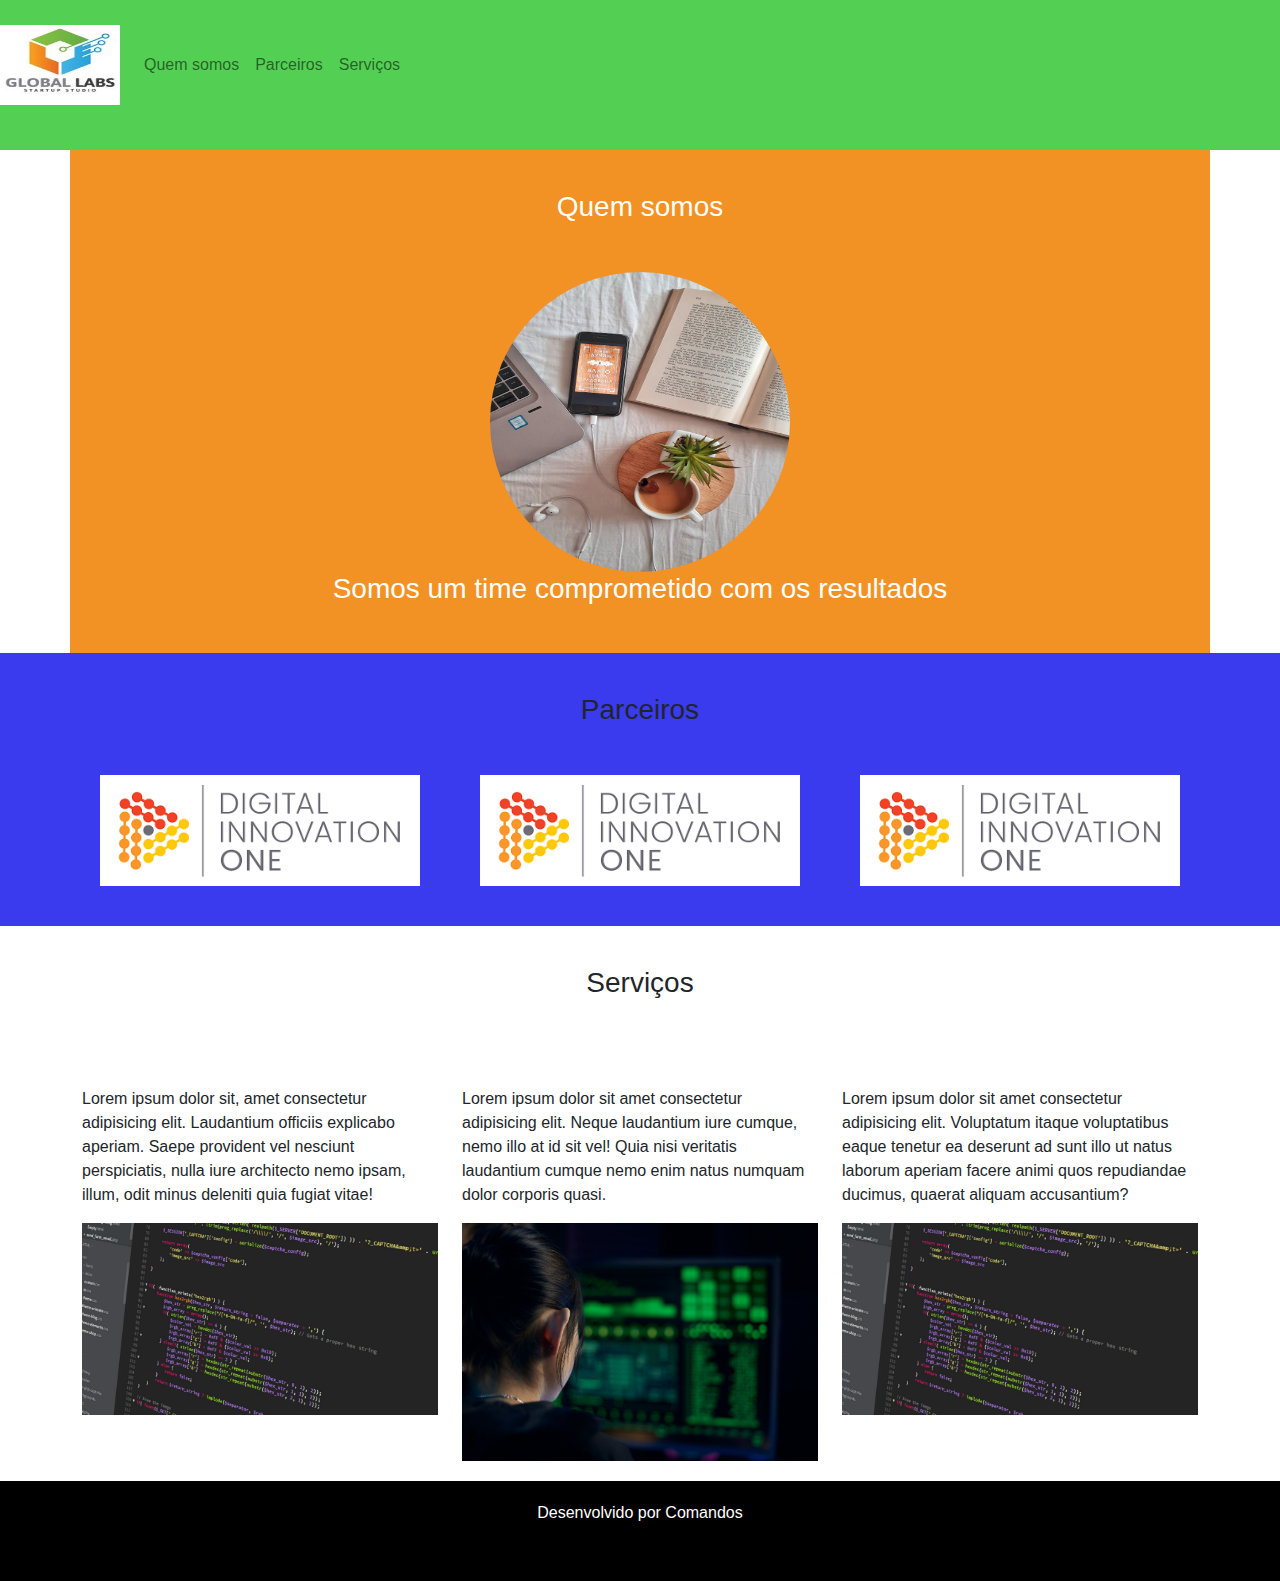
<file: Aula_bootstrep/index.html>
<!DOCTYPE html>
<html lang="pt-br">
<head>
    <meta charset="UTF-8">
    <meta http-equiv="X-UA-Compatible" content="IE=edge">
    <meta name="viewport" content="width=device-width, initial-scale=1.0">
    <title>Minha Página</title>

    <link rel="stylesheet" type="text/css" href="bootstrap/css/bootstrap.min.css">

    <link rel="stylesheet" type="text/css" href="style.css">

</head>
<body>
    
    <nav class="navbar navbar-expand-lg navbar-light margin">
        <a class="navbar-brand" href="#">
         <img src="img/global labs.jpg" width="120" height="80" alt="Imagem global">
         </a>
         <div class="collapse navbar-collapse">
            <ul class="navbar-nav">
                <li class="nav-item"> 
                    <a class="nav-link" href="#quemsomos">Quem somos</a>
                </li>
                <li class="nav-item"> 
                    <a class="nav-link" href="#parceiros">Parceiros</a>
                </li>
                <li class="nav-item"> 
                    <a class="nav-link" href="#servicos">Serviços</a>
                </li>
            </ul>

        </div>

    </nav>

    <section id="quemsomos">
        <div class="container quem-somos text-center margin">
            <h3 class="margin">Quem somos</h3>
            <img src="img/pexels-ena-marinkovic-3640930.jpg" class="rounded-circle" width="300" height="300" alt="Notebook">
            <h3>Somos um time comprometido com os resultados</h3>
        </div>
    </section>

    <section id="parceiros">
        <div class="container-fluid text-center margin parceiros"> 
            <h3 class="margin">Parceiros</h3>
            <div class="container"> 
                <div class="row">
                    <div class="col-lg-4"> 
                        <img src="img/Digital one.png" width="90%" alt="Dio"> 
                    </div>      
                    <div class="col-lg-4">
                        <img src="img/Digital one.png" width="90%" alt="Dio">
                    </div>   
                    <div class="col-lg-4">
                        <img src="img/Digital one.png" width="90%" alt="Dio">
                </div> 
            </div>
        </div>
     </div>
    </section>

    <section id="servicos">
        <div class="container-fluid text-center margin servicos">
            <h3 class="margin">Serviços</h3>
        </div>
            <div class="container">
              <div class="row">
                <div class="col-lg-4">
                    <p>Lorem ipsum dolor sit, amet consectetur adipisicing elit. Laudantium officiis explicabo aperiam. Saepe provident vel nesciunt perspiciatis, nulla iure architecto nemo ipsam, illum, odit minus deleniti quia fugiat vitae!</p>
                    <img src="img/pexels-pixabay-270348.jpg" width="100%" alt="codigo">
                </div>
                <div class="col-lg-4">
                    <p>Lorem ipsum dolor sit amet consectetur adipisicing elit. Neque laudantium iure cumque, nemo illo at id sit vel! Quia nisi veritatis laudantium cumque nemo enim natus numquam dolor corporis quasi.</p>
                    <img src="img/pexels-mikhail-nilov-7534101.jpg" width="100%" alt="trabalho"> 
                  </div>  
                <div class="col-lg-4">
                    <p>Lorem ipsum dolor sit amet consectetur adipisicing elit. Voluptatum itaque voluptatibus eaque tenetur ea deserunt ad sunt illo ut natus laborum aperiam facere animi quos repudiandae ducimus, quaerat aliquam accusantium?</p>
                    <img src="img/pexels-pixabay-270348.jpg" width="100%" alt="trabalhando">
                </div>        
         </div>
       </div>
    </div> 
    </section>

    <footer class="container-fluid text-center bg-footer margin">
        <p>Desenvolvido por Comandos</p>
    </footer>

</body>
</html>
</file>
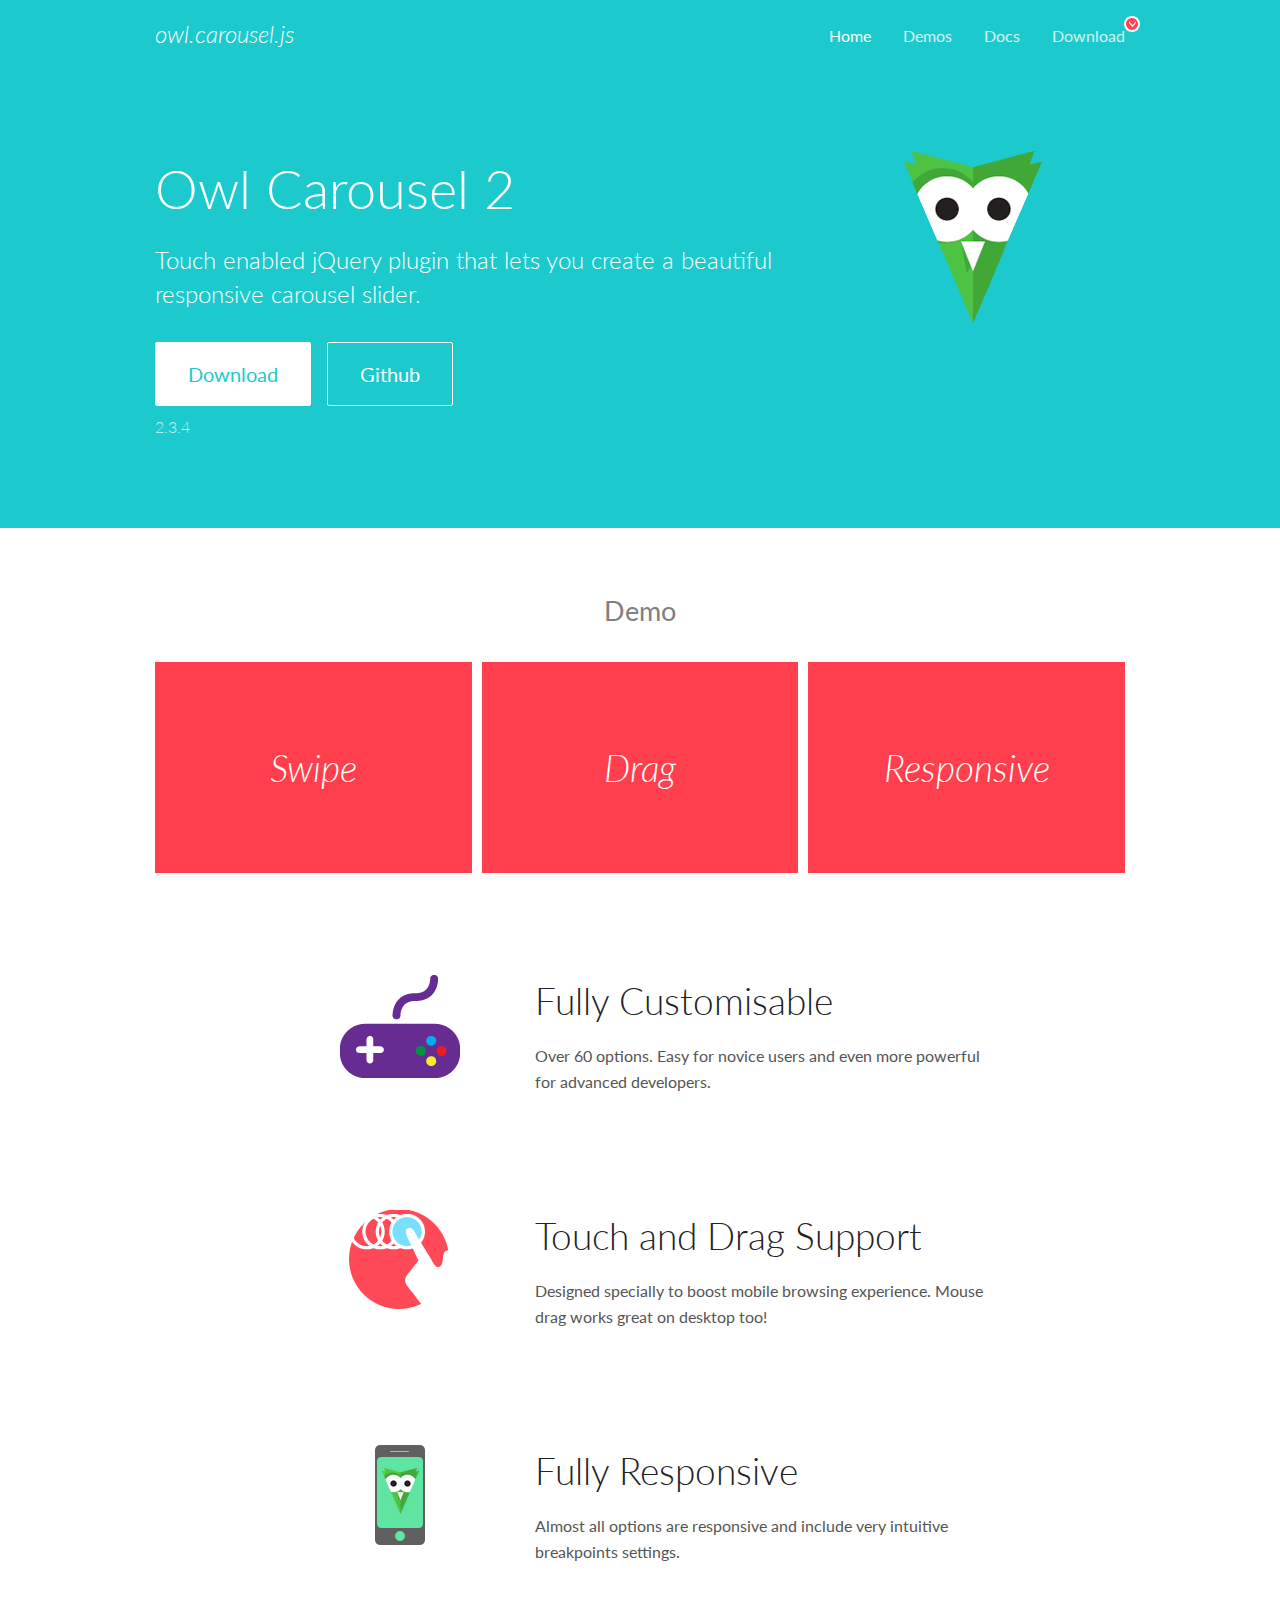
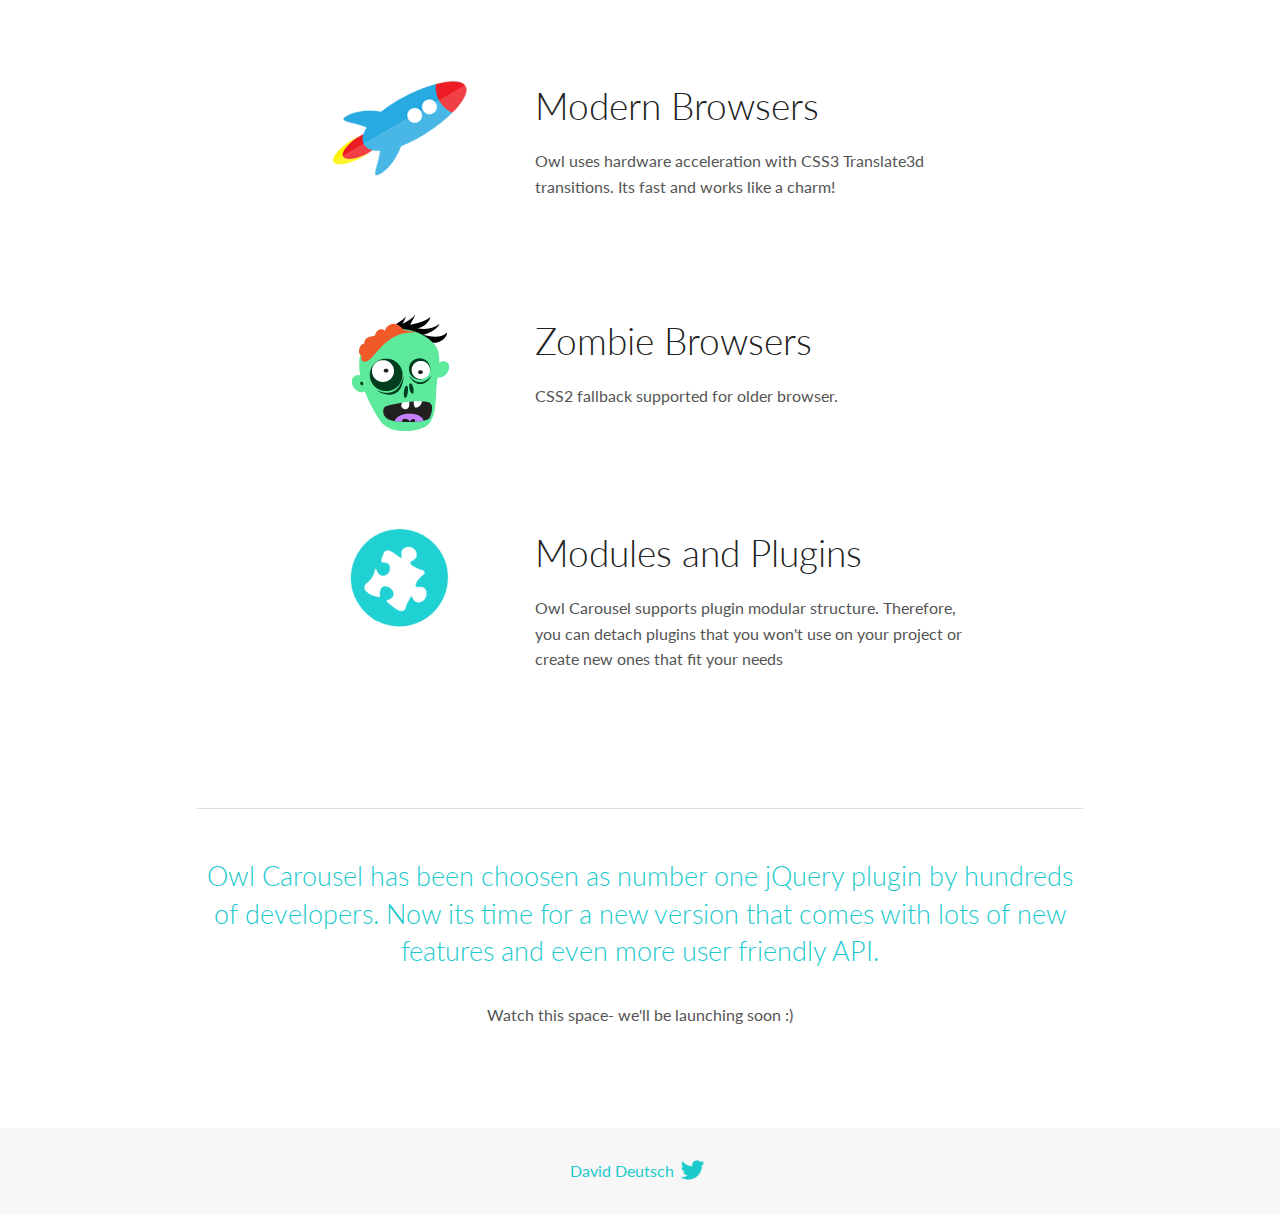
<file: Recriando_a_Netflix/OwlCarousel2-2.3.4/docs/index.html>
<!DOCTYPE html>
<html lang="en">
  <head>

    <!-- head -->
    <meta charset="utf-8">
    <meta name="msapplication-tap-highlight" content="no" />
    <meta name="viewport" content="width=device-width, initial-scale=1.0" />
    <meta name="description" content="Touch enabled jQuery plugin that lets you create beautiful responsive carousel slider.">
    <meta name="author" content="David Deutsch">
    <title>
      Home | Owl Carousel | 2.3.4
    </title>

    <!-- Stylesheets -->
    <link href='https://fonts.googleapis.com/css?family=Lato:300,400,700,400italic,300italic' rel='stylesheet' type='text/css'>
    <link rel="stylesheet" href="assets/css/docs.theme.min.css">

    <!-- Owl Stylesheets -->
    <link rel="stylesheet" href="assets/owlcarousel/assets/owl.carousel.min.css">
    <link rel="stylesheet" href="assets/owlcarousel/assets/owl.theme.default.min.css">

    <!-- HTML5 shim and Respond.js IE8 support of HTML5 elements and media queries -->

    <!--[if lt IE 9]>
      <script src="https://oss.maxcdn.com/libs/html5shiv/3.7.0/html5shiv.js"></script>
      <script src="https://oss.maxcdn.com/libs/respond.js/1.3.0/respond.min.js"></script>
    <![endif]-->

    <!-- Favicons -->
    <link rel="apple-touch-icon-precomposed" sizes="144x144" href="assets/ico/apple-touch-icon-144-precomposed.png">
    <link rel="shortcut icon" href="assets/ico/favicon.png">
    <link rel="shortcut icon" href="favicon.ico">

    <!-- Yeah i know js should not be in header. Its required for demos.-->

    <!-- javascript -->
    <script src="assets/vendors/jquery.min.js"></script>
    <script src="assets/owlcarousel/owl.carousel.js"></script>
  </head>
  <body>

    <!-- header -->
    <header class="header">
      <div class="row">
        <div class="large-12 columns">
          <div class="brand left">
            <h3>
              <a href="/OwlCarousel2/">owl.carousel.js</a> 
            </h3>
          </div>
          <a id="toggle-nav" class="right">
            <span></span> <span></span> <span></span> 
          </a> 
          <div class="nav-bar">
            <ul class="clearfix">
              <li class="active">
                <a href="/OwlCarousel2/index.html">Home</a> 
              </li>
              <li> <a href="/OwlCarousel2/demos/demos.html">Demos</a>  </li>
              <li> <a href="/OwlCarousel2/docs/started-welcome.html">Docs</a>  </li>
              <li>
                <a href="https://github.com/OwlCarousel2/OwlCarousel2/archive/2.3.4.zip">Download</a> 
                <span class="download"></span> 
              </li>
            </ul>
          </div>
        </div>
      </div>
    </header>

    <!-- home panel -->
    <section id="hero">
      <div class="row">
        <div class="large-8 medium-8 columns">
          <h1>Owl Carousel 2</h1>
          <h4>Touch enabled jQuery plugin that lets you create a beautiful responsive carousel slider.</h4>
          <a href="https://github.com/OwlCarousel2/OwlCarousel2/archive/2.3.4.zip" class="hero-button">Download</a> 
          <a href="https://github.com/OwlCarousel2/OwlCarousel2" class="hero-button outline">Github</a> 
          <p>2.3.4</p>
        </div>
        <div class="large-4 medium-4 columns">
          <img class="owl-logo" src="assets/img/owl-logo.png" alt="mr. Owl">
        </div>
      </div>
    </section>

    <!-- body -->
    <div class="home-demo">
      <div class="row">
        <div class="large-12 columns">
          <h3>Demo</h3>
          <div class="owl-carousel">
            <div class="item">
              <h2>Swipe</h2>
            </div>
            <div class="item">
              <h2>Drag</h2>
            </div>
            <div class="item">
              <h2>Responsive</h2>
            </div>
            <div class="item">
              <h2>CSS3</h2>
            </div>
            <div class="item">
              <h2>Fast</h2>
            </div>
            <div class="item">
              <h2>Easy</h2>
            </div>
            <div class="item">
              <h2>Free</h2>
            </div>
            <div class="item">
              <h2>Upgradable</h2>
            </div>
            <div class="item">
              <h2>Tons of options</h2>
            </div>
            <div class="item">
              <h2>Infinity</h2>
            </div>
            <div class="item">
              <h2>Auto Width</h2>
            </div>
          </div>
        </div>
      </div>
    </div>
    <script>
      var owl = $('.owl-carousel');
      owl.owlCarousel({
        margin: 10,
        loop: true,
        responsive: {
          0: {
            items: 1
          },
          600: {
            items: 2
          },
          1000: {
            items: 3
          }
        }
      })
    </script>

    <!-- features -->
    <div id="features">
      <div class="row">
        <div class="small-12 medium-9 small-centered columns">
          <section class="row feature">
            <div class="medium-4 small-12 columns">
              <img src="assets/img/feature-options.png" alt="">
            </div>
            <div class="medium-8 small-12 columns">
              <h2>Fully Customisable</h2>
              <p>Over 60 options. Easy for novice users and even more powerful for advanced developers.</p>
            </div>
          </section>
          <section class="row feature">
            <div class="medium-4 small-12 columns">
              <img src="assets/img/feature-drag.png" alt="">
            </div>
            <div class="medium-8 small-12 columns">
              <h2>Touch and Drag Support</h2>
              <p>Designed specially to boost mobile browsing experience. Mouse drag works great on desktop too!</p>
            </div>
          </section>
          <section class="row feature">
            <div class="medium-4 small-12 columns">
              <img src="assets/img/feature-responsive.png" alt="">
            </div>
            <div class="medium-8 small-12 columns">
              <h2>Fully Responsive</h2>
              <p>Almost all options are responsive and include very intuitive breakpoints settings.</p>
            </div>
          </section>
          <section class="row feature">
            <div class="medium-4 small-12 columns">
              <img src="assets/img/feature-modern.png" alt="">
            </div>
            <div class="medium-8 small-12 columns">
              <h2>Modern Browsers</h2>
              <p>Owl uses hardware acceleration with CSS3 Translate3d transitions. Its fast and works like a charm! </p>
            </div>
          </section>
          <section class="row feature">
            <div class="medium-4 small-12 columns">
              <img src="assets/img/feature-zombie.png" alt="">
            </div>
            <div class="medium-8 small-12 columns">
              <h2>Zombie Browsers</h2>
              <p>CSS2 fallback supported for older browser.</p>
            </div>
          </section>
          <section class="row feature">
            <div class="medium-4 small-12 columns">
              <img src="assets/img/feature-module.png" alt="">
            </div>
            <div class="medium-8 small-12 columns">
              <h2>Modules and Plugins</h2>
              <p>Owl Carousel supports plugin modular structure. Therefore, you can detach plugins that you won&#x27;t use on your project or create new ones that fit your needs</p>
            </div>
          </section>
        </div>
      </div>
    </div>

    <!-- footer -->
    <section id="teaser-text">
      <div class="row">
        <div class="small-12 medium-11 small-centered columns">
          <hr>
          <h3 id="owl-carousel-has-been-choosen-as-number-one-jquery-plugin-by-hundreds-of-developers-now-its-time-for-a-new-version-that-comes-with-lots-of-new-features-and-even-more-user-friendly-api-">Owl Carousel has been choosen as number one jQuery plugin by hundreds of developers. Now its time for a new version that comes with lots of new features and even more user friendly API.</h3>
          <p>Watch this space- we&#39;ll be launching soon :)</p>
        </div>
      </div>
    </section>

    <!-- footer -->
    <footer class="footer">
      <div class="row">
        <div class="large-12 columns">
          <h5>
            <a href="/OwlCarousel2/docs/support-contact.html">David Deutsch</a> 
            <a id="custom-tweet-button" href="https://twitter.com/share?url=https://github.com/OwlCarousel2/OwlCarousel2&text=Owl Carousel - This is so awesome! " target="_blank"></a> 
          </h5>
        </div>
      </div>
    </footer>

    <!-- vendors -->
    <script src="assets/vendors/highlight.js"></script>
    <script src="assets/js/app.js"></script>
  </body>
</html>
</file>
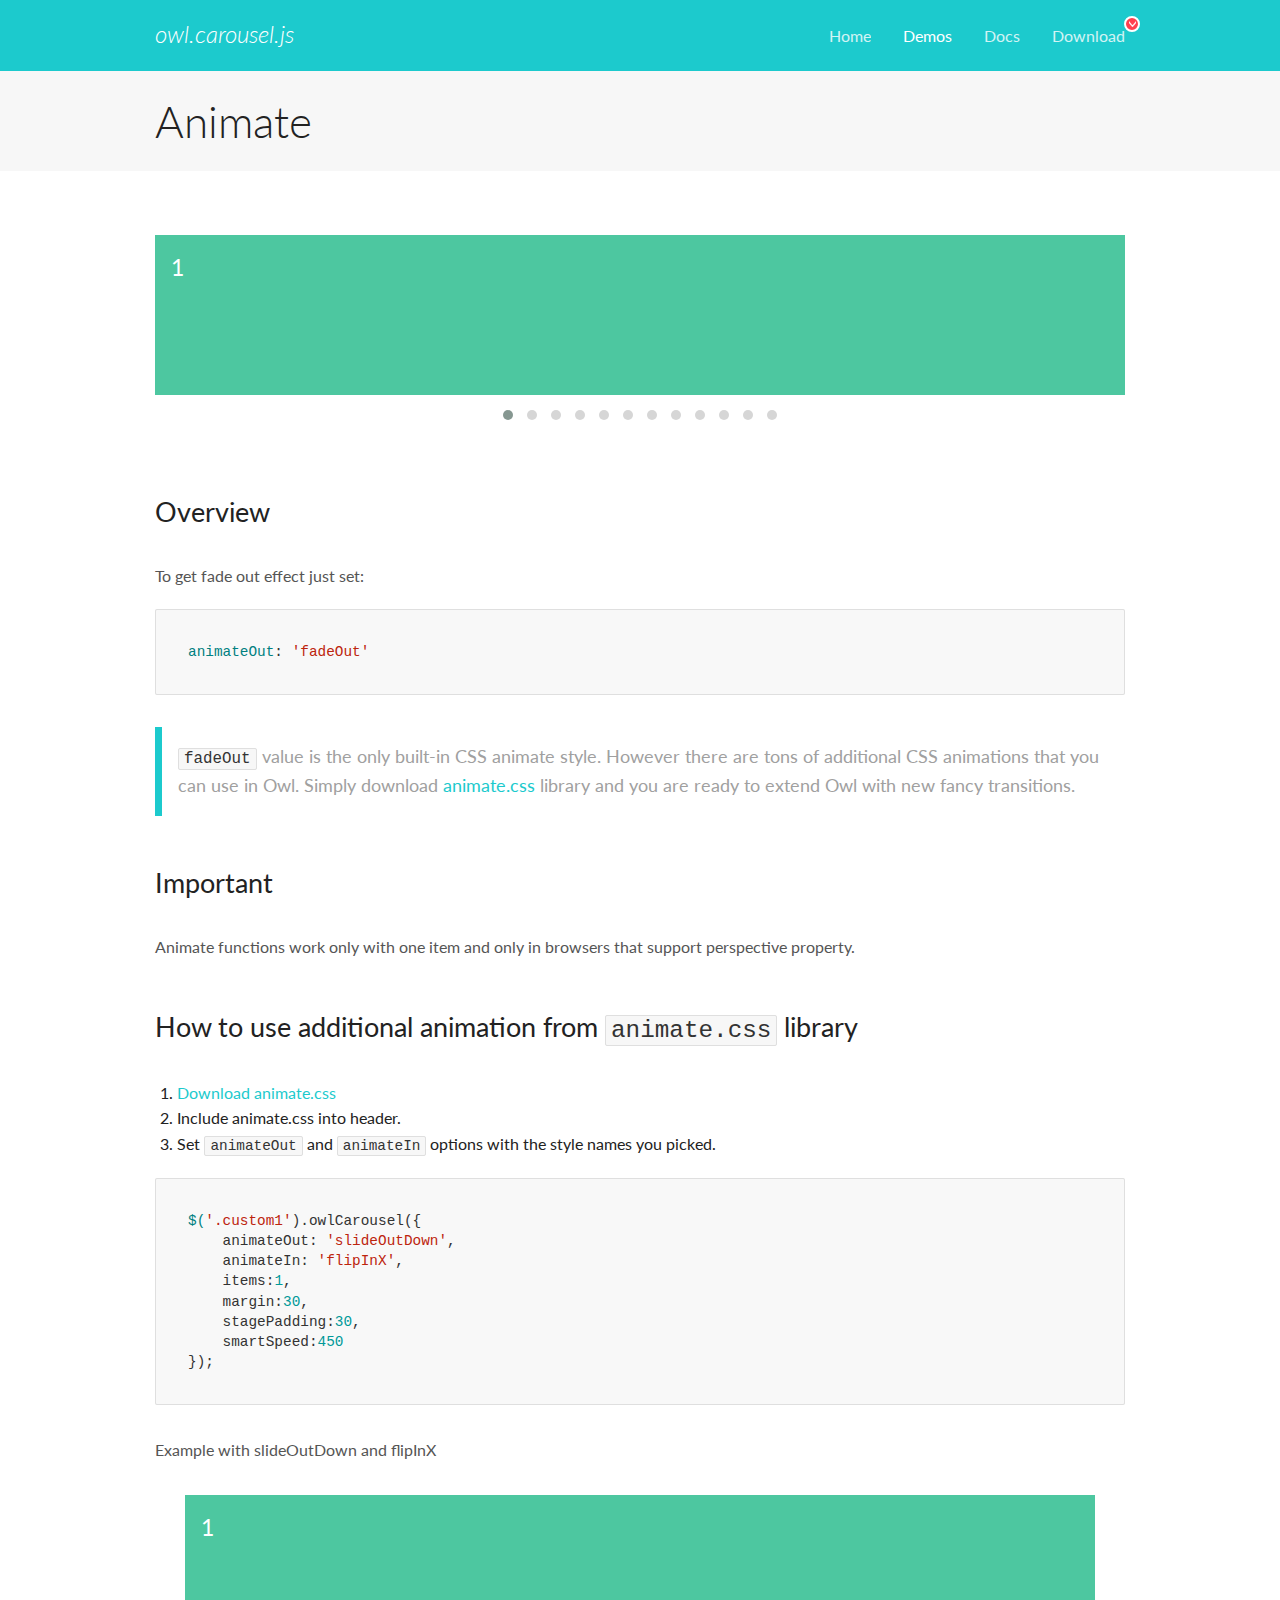
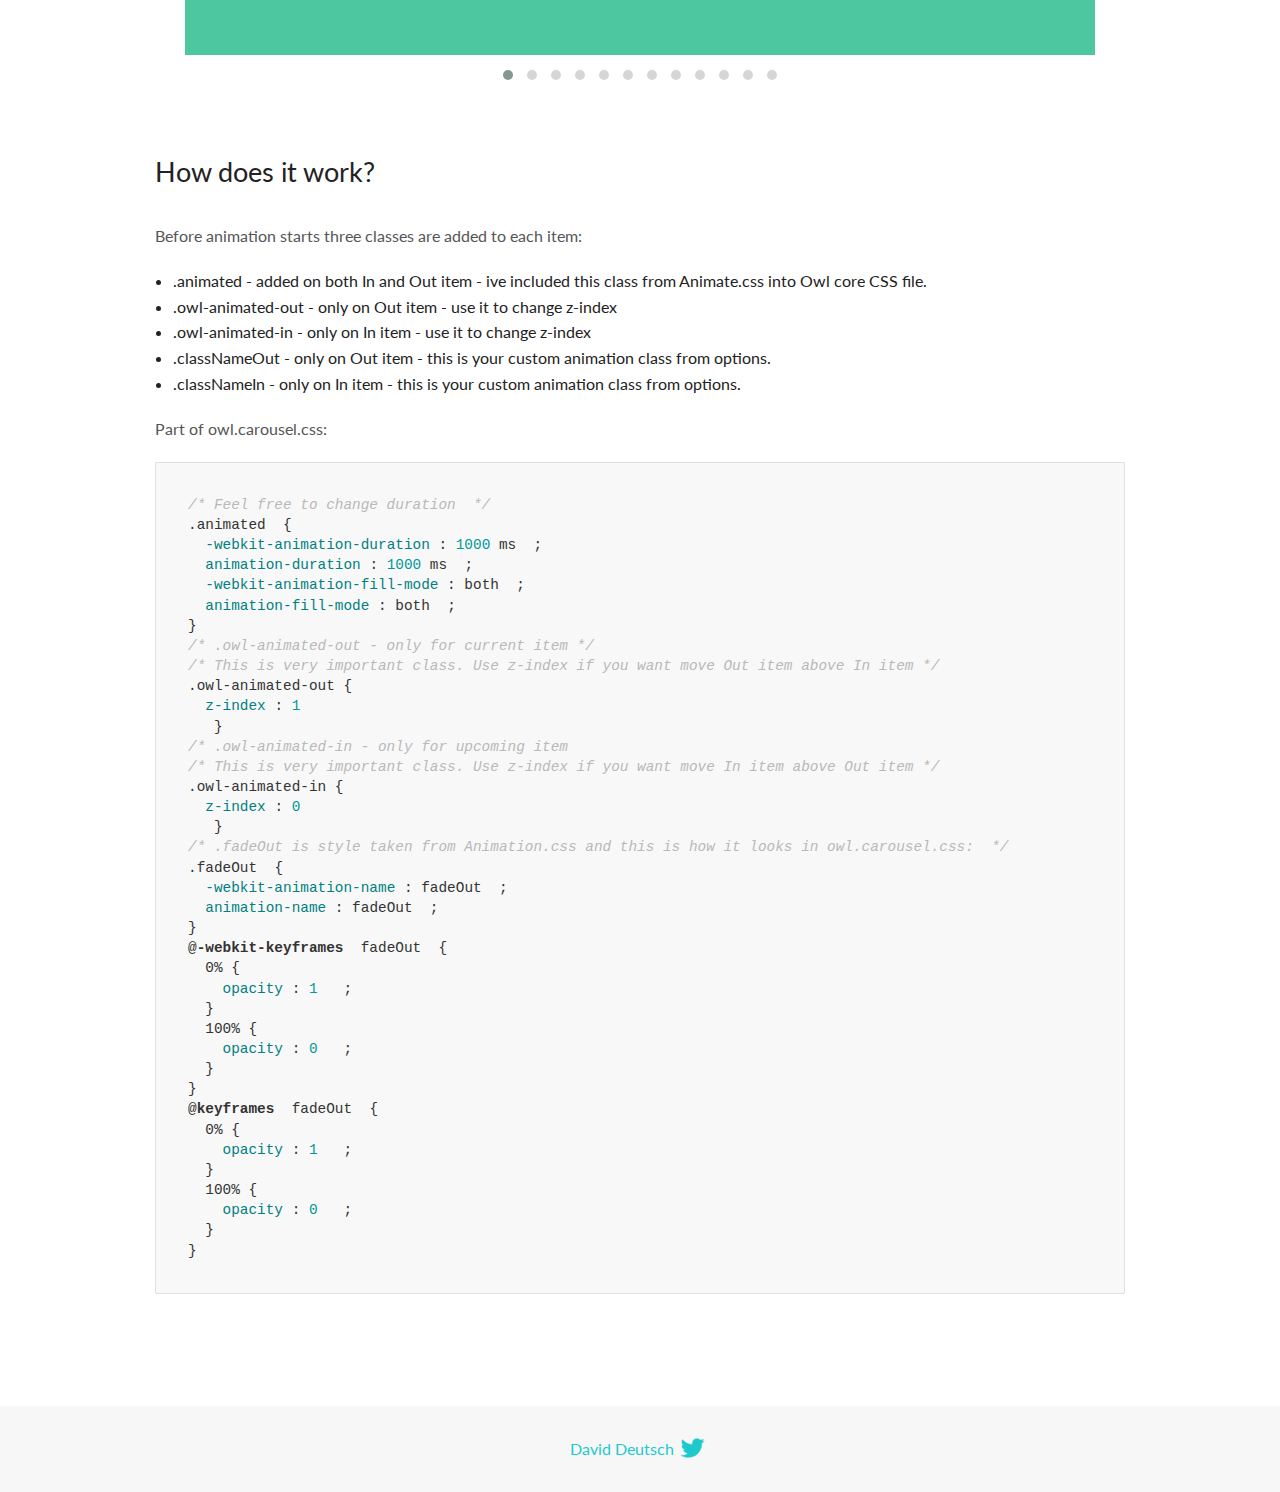
<file: Recriando_a_Netflix/OwlCarousel2-2.3.4/docs/demos/animate.html>
<!DOCTYPE html>
<html lang="en">
  <head>

    <!-- head -->
    <meta charset="utf-8">
    <meta name="msapplication-tap-highlight" content="no" />
    <meta name="viewport" content="width=device-width, initial-scale=1.0" />
    <meta name="description" content="Animate carousel">
    <meta name="author" content="David Deutsch">
    <title>
      Animate Demo | Owl Carousel | 2.3.4
    </title>

    <!-- Stylesheets -->
    <link href='https://fonts.googleapis.com/css?family=Lato:300,400,700,400italic,300italic' rel='stylesheet' type='text/css'>
    <link rel="stylesheet" href="../assets/css/docs.theme.min.css">

    <!-- Owl Stylesheets -->
    <link rel="stylesheet" href="../assets/owlcarousel/assets/owl.carousel.min.css">
    <link rel="stylesheet" href="../assets/owlcarousel/assets/owl.theme.default.min.css">

    <!-- HTML5 shim and Respond.js IE8 support of HTML5 elements and media queries -->

    <!--[if lt IE 9]>
      <script src="https://oss.maxcdn.com/libs/html5shiv/3.7.0/html5shiv.js"></script>
      <script src="https://oss.maxcdn.com/libs/respond.js/1.3.0/respond.min.js"></script>
    <![endif]-->

    <!-- Favicons -->
    <link rel="apple-touch-icon-precomposed" sizes="144x144" href="../assets/ico/apple-touch-icon-144-precomposed.png">
    <link rel="shortcut icon" href="../assets/ico/favicon.png">
    <link rel="shortcut icon" href="favicon.ico">

    <!-- Yeah i know js should not be in header. Its required for demos.-->

    <!-- javascript -->
    <script src="../assets/vendors/jquery.min.js"></script>
    <script src="../assets/owlcarousel/owl.carousel.js"></script>
  </head>
  <body>

    <!-- header -->
    <header class="header">
      <div class="row">
        <div class="large-12 columns">
          <div class="brand left">
            <h3>
              <a href="/OwlCarousel2/">owl.carousel.js</a> 
            </h3>
          </div>
          <a id="toggle-nav" class="right">
            <span></span> <span></span> <span></span> 
          </a> 
          <div class="nav-bar">
            <ul class="clearfix">
              <li> <a href="/OwlCarousel2/index.html">Home</a>  </li>
              <li class="active">
                <a href="/OwlCarousel2/demos/demos.html">Demos</a> 
              </li>
              <li> <a href="/OwlCarousel2/docs/started-welcome.html">Docs</a>  </li>
              <li>
                <a href="https://github.com/OwlCarousel2/OwlCarousel2/archive/2.3.4.zip">Download</a> 
                <span class="download"></span> 
              </li>
            </ul>
          </div>
        </div>
      </div>
    </header>

    <!-- title -->
    <section class="title">
      <div class="row">
        <div class="large-12 columns">
          <h1>Animate</h1>
        </div>
      </div>
    </section>

    <!--  Demos -->
    <section id="demos">
      <div class="row">
        <div class="large-12 columns">
          <div class="fadeOut owl-carousel owl-theme">
            <div class="item">
              <h4>1</h4>
            </div>
            <div class="item">
              <h4>2</h4>
            </div>
            <div class="item">
              <h4>3</h4>
            </div>
            <div class="item">
              <h4>4</h4>
            </div>
            <div class="item">
              <h4>5</h4>
            </div>
            <div class="item">
              <h4>6</h4>
            </div>
            <div class="item">
              <h4>7</h4>
            </div>
            <div class="item">
              <h4>8</h4>
            </div>
            <div class="item">
              <h4>9</h4>
            </div>
            <div class="item">
              <h4>10</h4>
            </div>
            <div class="item">
              <h4>11</h4>
            </div>
            <div class="item">
              <h4>12</h4>
            </div>
          </div>
          <h3 id="overview">Overview</h3>
          <p>To get fade out effect just set:</p>
          <pre><code>animateOut: &#39;fadeOut&#39;</code></pre>
          <blockquote>
            <p><code>fadeOut</code> value is the only built-in CSS animate style. However there are tons of additional CSS animations that you can use in Owl. Simply download
              <a href="https://daneden.github.io/animate.css/">animate.css</a>  library and you are ready to extend Owl with new fancy transitions.</p>
          </blockquote>
          <h3 id="important">Important</h3>
          <p>Animate functions work only with one item and only in browsers that support perspective property.</p>
          <h3 id="how-to-use-additional-animation-from-animate-css-library">How to use additional animation from <code>animate.css</code> library</h3>
          <ol>
            <li> <a href="https://daneden.github.io/animate.css/">Download animate.css</a>  </li>
            <li>Include animate.css into header.</li>
            <li>Set <code>animateOut</code> and <code>animateIn</code> options with the style names you picked.</li>
          </ol>
          <pre><code>$(&#39;.custom1&#39;).owlCarousel({
    animateOut: &#39;slideOutDown&#39;,
    animateIn: &#39;flipInX&#39;,
    items:1,
    margin:30,
    stagePadding:30,
    smartSpeed:450
});</code></pre>
          <p>Example with slideOutDown and flipInX</p>
          <div class="custom1 owl-carousel owl-theme">
            <div class="item">
              <h4>1</h4>
            </div>
            <div class="item">
              <h4>2</h4>
            </div>
            <div class="item">
              <h4>3</h4>
            </div>
            <div class="item">
              <h4>4</h4>
            </div>
            <div class="item">
              <h4>5</h4>
            </div>
            <div class="item">
              <h4>6</h4>
            </div>
            <div class="item">
              <h4>7</h4>
            </div>
            <div class="item">
              <h4>8</h4>
            </div>
            <div class="item">
              <h4>9</h4>
            </div>
            <div class="item">
              <h4>10</h4>
            </div>
            <div class="item">
              <h4>11</h4>
            </div>
            <div class="item">
              <h4>12</h4>
            </div>
          </div>
          <h3 id="how-does-it-work-">How does it work?</h3>
          <p>Before animation starts three classes are added to each item:</p>
          <ul>
            <li>.animated - added on both In and Out item - ive included this class from Animate.css into Owl core CSS file.</li>
            <li>.owl-animated-out - only on Out item - use it to change z-index</li>
            <li>.owl-animated-in - only on In item - use it to change z-index</li>
            <li>.classNameOut - only on Out item - this is your custom animation class from options.</li>
            <li>.classNameIn - only on In item - this is your custom animation class from options.</li>
          </ul>
          <p>Part of owl.carousel.css:</p>
          <pre><code class="language-css"><span class="comment">/* Feel free to change duration  */</span> 
<span class="class">.animated</span>  <span class="rules">{
  <span class="rule"><span class="attribute">-webkit-animation-duration</span> :<span class="value"> <span class="number">1000</span> ms</span> </span> ;
  <span class="rule"><span class="attribute">animation-duration</span> :<span class="value"> <span class="number">1000</span> ms</span> </span> ;
  <span class="rule"><span class="attribute">-webkit-animation-fill-mode</span> :<span class="value"> both</span> </span> ;
  <span class="rule"><span class="attribute">animation-fill-mode</span> :<span class="value"> both</span> </span> ;
<span class="rule">}</span> </span> 
<span class="comment">/* .owl-animated-out - only for current item */</span> 
<span class="comment">/* This is very important class. Use z-index if you want move Out item above In item */</span> 
<span class="class">.owl-animated-out</span> <span class="rules">{
  <span class="rule"><span class="attribute">z-index</span> :<span class="value"> <span class="number">1</span> 
</span> </span> </span> }
<span class="comment">/* .owl-animated-in - only for upcoming item
/* This is very important class. Use z-index if you want move In item above Out item */</span> 
<span class="class">.owl-animated-in</span> <span class="rules">{
  <span class="rule"><span class="attribute">z-index</span> :<span class="value"> <span class="number">0</span> 
</span> </span> </span> }
<span class="comment">/* .fadeOut is style taken from Animation.css and this is how it looks in owl.carousel.css:  */</span> 
<span class="class">.fadeOut</span>  <span class="rules">{
  <span class="rule"><span class="attribute">-webkit-animation-name</span> :<span class="value"> fadeOut</span> </span> ;
  <span class="rule"><span class="attribute">animation-name</span> :<span class="value"> fadeOut</span> </span> ;
<span class="rule">}</span> </span> 
<span class="at_rule">@<span class="keyword">-webkit-keyframes</span>  fadeOut </span> {
  0% <span class="rules">{
    <span class="rule"><span class="attribute">opacity</span> :<span class="value"> <span class="number">1</span> </span> </span> ;
  <span class="rule">}</span> </span> 
  100% <span class="rules">{
    <span class="rule"><span class="attribute">opacity</span> :<span class="value"> <span class="number">0</span> </span> </span> ;
  <span class="rule">}</span> </span> 
}
<span class="at_rule">@<span class="keyword">keyframes</span>  fadeOut </span> {
  0% <span class="rules">{
    <span class="rule"><span class="attribute">opacity</span> :<span class="value"> <span class="number">1</span> </span> </span> ;
  <span class="rule">}</span> </span> 
  100% <span class="rules">{
    <span class="rule"><span class="attribute">opacity</span> :<span class="value"> <span class="number">0</span> </span> </span> ;
  <span class="rule">}</span> </span> 
}</code></pre>
          <link rel="stylesheet" href="../assets/css/animate.css">
          <script>
            jQuery(document).ready(function($) {
              $('.fadeOut').owlCarousel({
                items: 1,
                animateOut: 'fadeOut',
                loop: true,
                margin: 10,
              });
              $('.custom1').owlCarousel({
                animateOut: 'slideOutDown',
                animateIn: 'flipInX',
                items: 1,
                margin: 30,
                stagePadding: 30,
                smartSpeed: 450
              });
            });
          </script>
        </div>
      </div>
    </section>

    <!-- footer -->
    <footer class="footer">
      <div class="row">
        <div class="large-12 columns">
          <h5>
            <a href="/OwlCarousel2/docs/support-contact.html">David Deutsch</a> 
            <a id="custom-tweet-button" href="https://twitter.com/share?url=https://github.com/OwlCarousel2/OwlCarousel2&text=Owl Carousel - This is so awesome! " target="_blank"></a> 
          </h5>
        </div>
      </div>
    </footer>

    <!-- vendors -->
    <script src="../assets/vendors/highlight.js"></script>
    <script src="../assets/js/app.js"></script>
  </body>
</html>
</file>
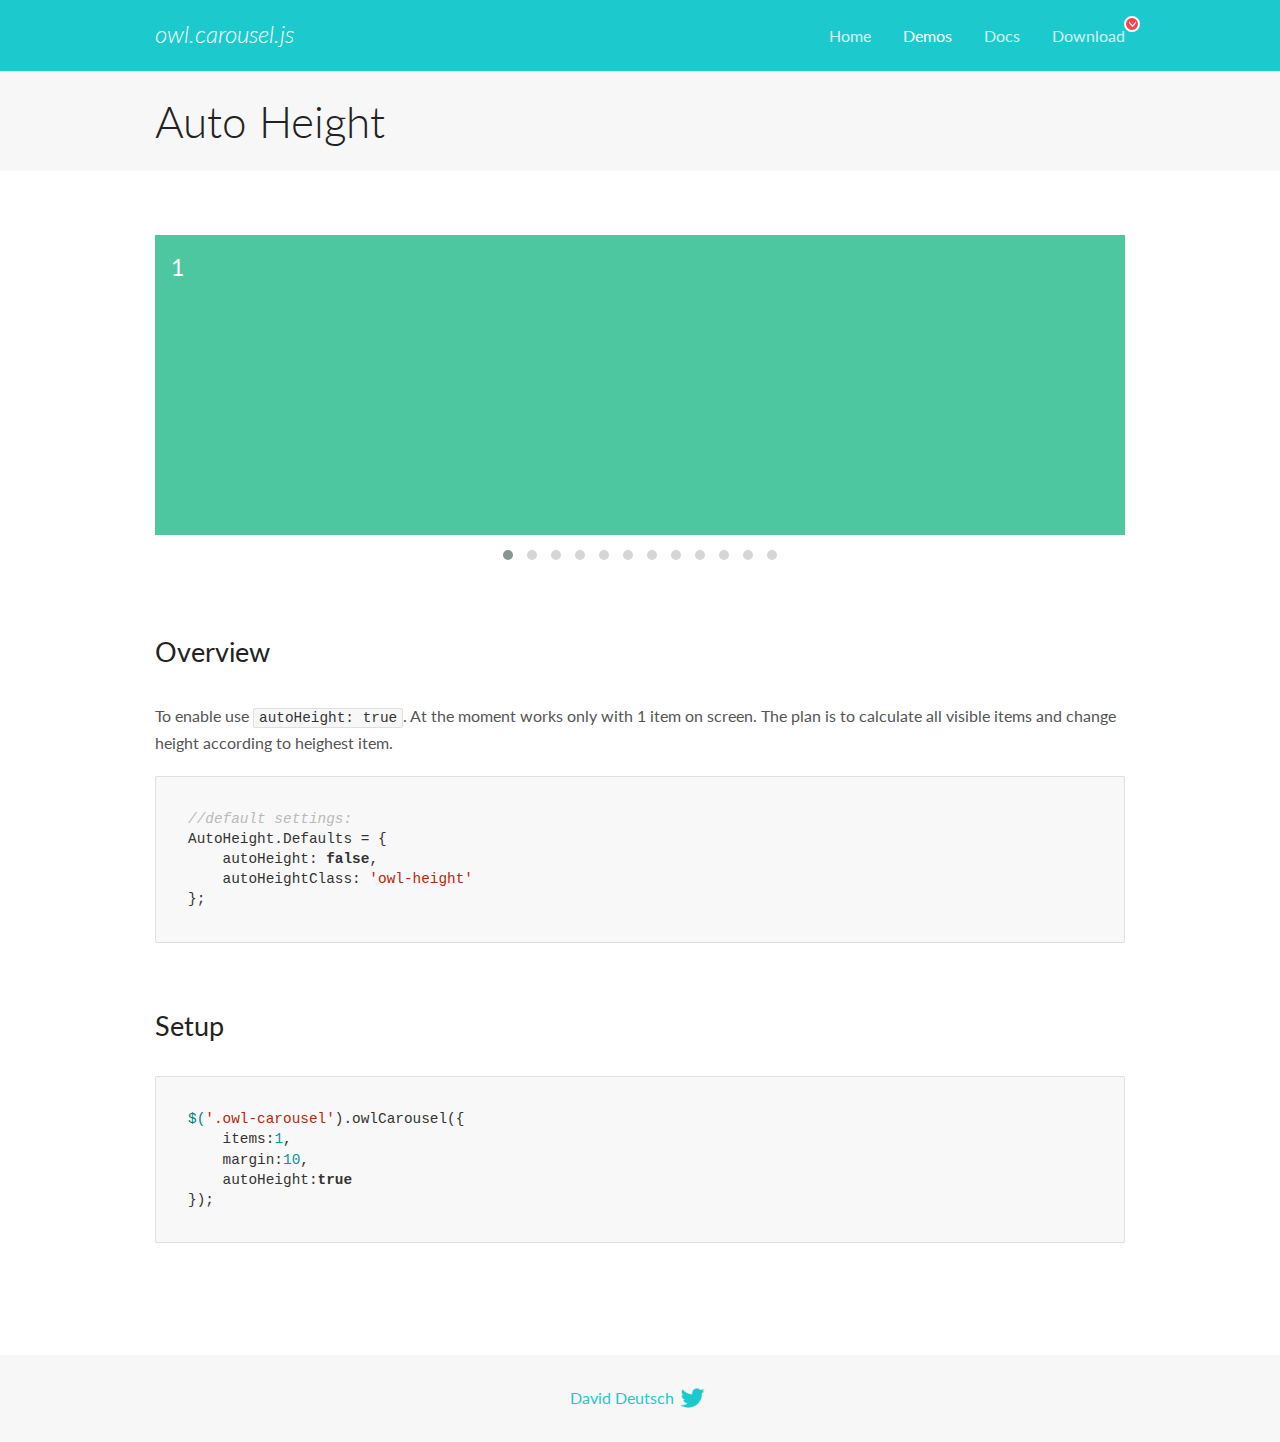
<file: Recriando_a_Netflix/OwlCarousel2-2.3.4/docs/demos/autoheight.html>
<!DOCTYPE html>
<html lang="en">
  <head>

    <!-- head -->
    <meta charset="utf-8">
    <meta name="msapplication-tap-highlight" content="no" />
    <meta name="viewport" content="width=device-width, initial-scale=1.0" />
    <meta name="description" content="autoHeight usage demo">
    <meta name="author" content="David Deutsch">
    <title>
      Auto Height Demo | Owl Carousel | 2.3.4
    </title>

    <!-- Stylesheets -->
    <link href='https://fonts.googleapis.com/css?family=Lato:300,400,700,400italic,300italic' rel='stylesheet' type='text/css'>
    <link rel="stylesheet" href="../assets/css/docs.theme.min.css">

    <!-- Owl Stylesheets -->
    <link rel="stylesheet" href="../assets/owlcarousel/assets/owl.carousel.min.css">
    <link rel="stylesheet" href="../assets/owlcarousel/assets/owl.theme.default.min.css">

    <!-- HTML5 shim and Respond.js IE8 support of HTML5 elements and media queries -->

    <!--[if lt IE 9]>
      <script src="https://oss.maxcdn.com/libs/html5shiv/3.7.0/html5shiv.js"></script>
      <script src="https://oss.maxcdn.com/libs/respond.js/1.3.0/respond.min.js"></script>
    <![endif]-->

    <!-- Favicons -->
    <link rel="apple-touch-icon-precomposed" sizes="144x144" href="../assets/ico/apple-touch-icon-144-precomposed.png">
    <link rel="shortcut icon" href="../assets/ico/favicon.png">
    <link rel="shortcut icon" href="favicon.ico">

    <!-- Yeah i know js should not be in header. Its required for demos.-->

    <!-- javascript -->
    <script src="../assets/vendors/jquery.min.js"></script>
    <script src="../assets/owlcarousel/owl.carousel.js"></script>
  </head>
  <body>

    <!-- header -->
    <header class="header">
      <div class="row">
        <div class="large-12 columns">
          <div class="brand left">
            <h3>
              <a href="/OwlCarousel2/">owl.carousel.js</a> 
            </h3>
          </div>
          <a id="toggle-nav" class="right">
            <span></span> <span></span> <span></span> 
          </a> 
          <div class="nav-bar">
            <ul class="clearfix">
              <li> <a href="/OwlCarousel2/index.html">Home</a>  </li>
              <li class="active">
                <a href="/OwlCarousel2/demos/demos.html">Demos</a> 
              </li>
              <li> <a href="/OwlCarousel2/docs/started-welcome.html">Docs</a>  </li>
              <li>
                <a href="https://github.com/OwlCarousel2/OwlCarousel2/archive/2.3.4.zip">Download</a> 
                <span class="download"></span> 
              </li>
            </ul>
          </div>
        </div>
      </div>
    </header>

    <!-- title -->
    <section class="title">
      <div class="row">
        <div class="large-12 columns">
          <h1>Auto Height</h1>
        </div>
      </div>
    </section>

    <!--  Demos -->
    <section id="demos">
      <div class="row">
        <div class="large-12 columns">
          <div class="owl-carousel owl-theme">
            <div class="item" style="height:300px">
              <h4>1</h4>
            </div>
            <div class="item" style="height:100px">
              <h4>2</h4>
            </div>
            <div class="item" style="height:500px">
              <h4>3</h4>
            </div>
            <div class="item" style="height:250px">
              <h4>4</h4>
            </div>
            <div class="item" style="height:400px">
              <h4>5</h4>
            </div>
            <div class="item" style="height:500px">
              <h4>6</h4>
            </div>
            <div class="item" style="height:600px">
              <h4>7</h4>
            </div>
            <div class="item" style="height:400px">
              <h4>8</h4>
            </div>
            <div class="item" style="height:300px">
              <h4>9</h4>
            </div>
            <div class="item" style="height:350px">
              <h4>10</h4>
            </div>
            <div class="item" style="height:200px">
              <h4>11</h4>
            </div>
            <div class="item" style="height:150px">
              <h4>12</h4>
            </div>
          </div>
          <h3 id="overview">Overview</h3>
          <p>To enable use <code>autoHeight: true</code>. At the moment works only with 1 item on screen. The plan is to calculate all visible items and change height according to heighest item.</p>
          <pre><code>//default settings:
AutoHeight.Defaults = {
    autoHeight: false,
    autoHeightClass: &#39;owl-height&#39;
};</code></pre>
          <h3 id="setup">Setup</h3>
          <pre><code>$(&#39;.owl-carousel&#39;).owlCarousel({
    items:1,
    margin:10,
    autoHeight:true
});</code></pre>
          <script>
            $(document).ready(function() {
              $('.owl-carousel').owlCarousel({
                items: 1,
                margin: 10,
                autoHeight: true
              });
            })
          </script>
        </div>
      </div>
    </section>

    <!-- footer -->
    <footer class="footer">
      <div class="row">
        <div class="large-12 columns">
          <h5>
            <a href="/OwlCarousel2/docs/support-contact.html">David Deutsch</a> 
            <a id="custom-tweet-button" href="https://twitter.com/share?url=https://github.com/OwlCarousel2/OwlCarousel2&text=Owl Carousel - This is so awesome! " target="_blank"></a> 
          </h5>
        </div>
      </div>
    </footer>

    <!-- vendors -->
    <script src="../assets/vendors/highlight.js"></script>
    <script src="../assets/js/app.js"></script>
  </body>
</html>
</file>
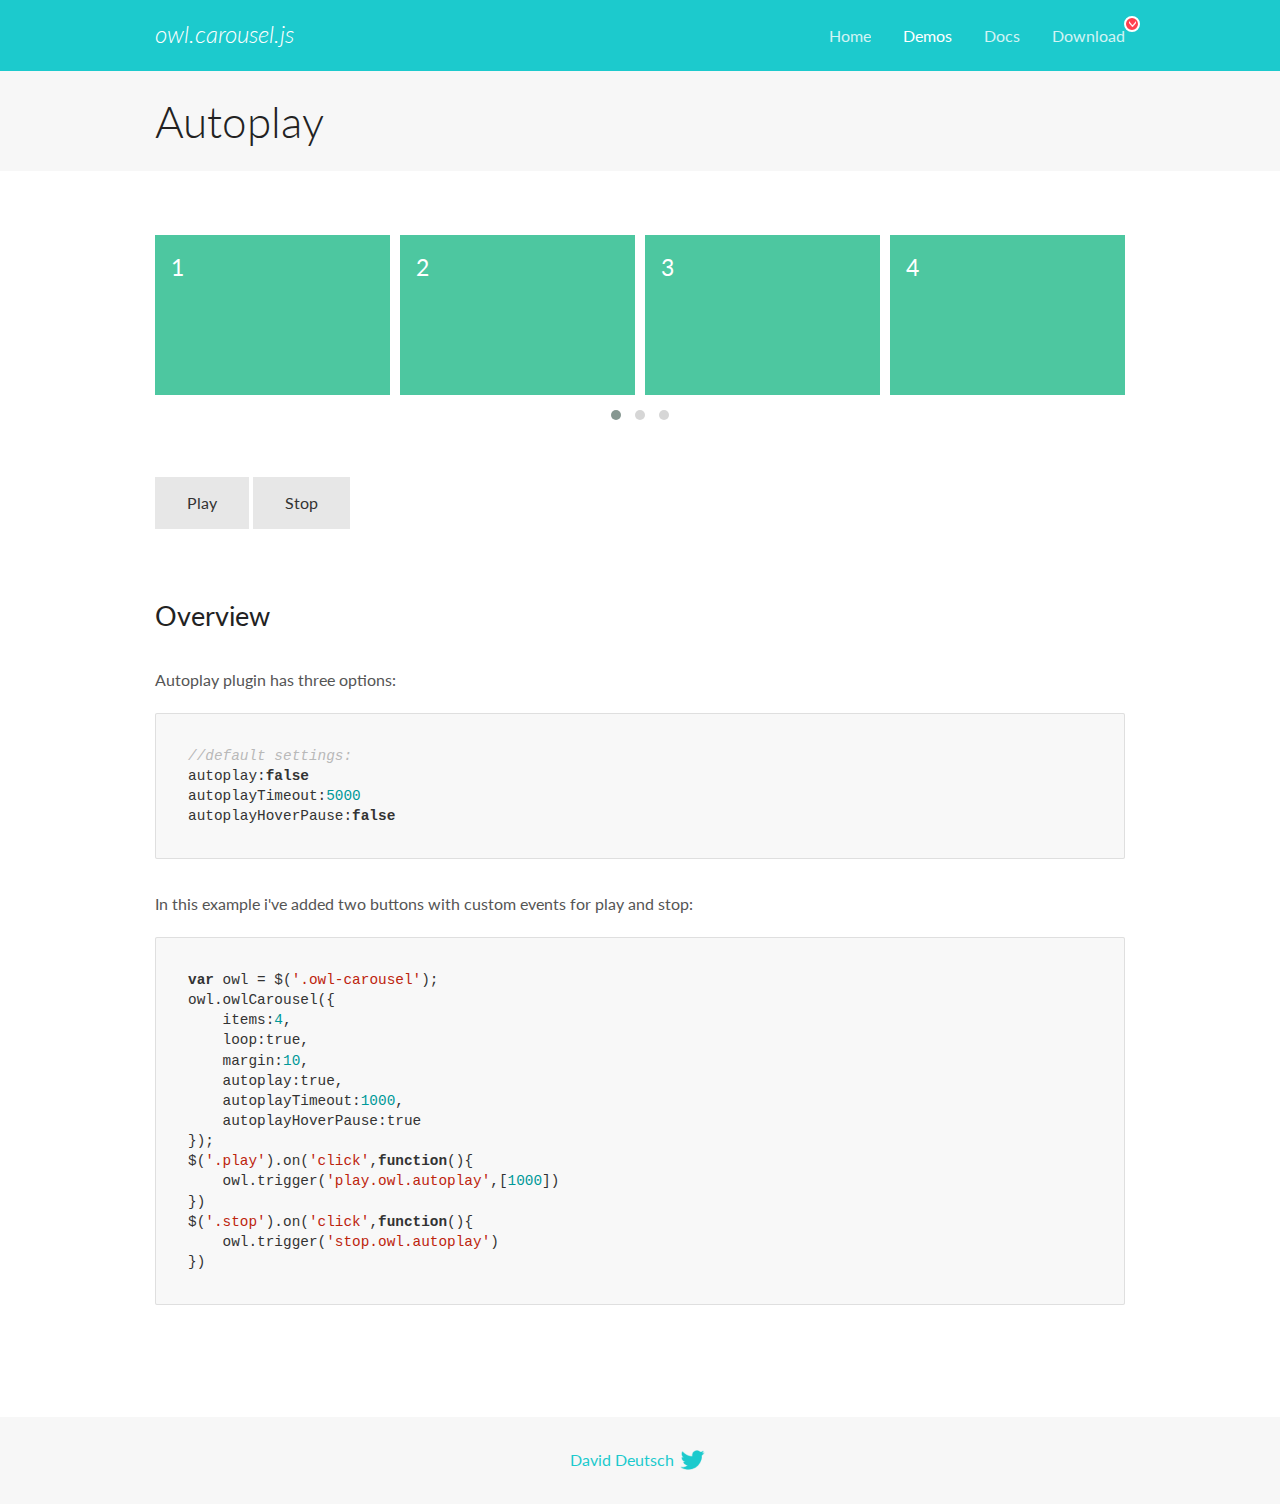
<file: Recriando_a_Netflix/OwlCarousel2-2.3.4/docs/demos/autoplay.html>
<!DOCTYPE html>
<html lang="en">
  <head>

    <!-- head -->
    <meta charset="utf-8">
    <meta name="msapplication-tap-highlight" content="no" />
    <meta name="viewport" content="width=device-width, initial-scale=1.0" />
    <meta name="description" content="Autoplay usage demo">
    <meta name="author" content="David Deutsch">
    <title>
      Autoplay Demo | Owl Carousel | 2.3.4
    </title>

    <!-- Stylesheets -->
    <link href='https://fonts.googleapis.com/css?family=Lato:300,400,700,400italic,300italic' rel='stylesheet' type='text/css'>
    <link rel="stylesheet" href="../assets/css/docs.theme.min.css">

    <!-- Owl Stylesheets -->
    <link rel="stylesheet" href="../assets/owlcarousel/assets/owl.carousel.min.css">
    <link rel="stylesheet" href="../assets/owlcarousel/assets/owl.theme.default.min.css">

    <!-- HTML5 shim and Respond.js IE8 support of HTML5 elements and media queries -->

    <!--[if lt IE 9]>
      <script src="https://oss.maxcdn.com/libs/html5shiv/3.7.0/html5shiv.js"></script>
      <script src="https://oss.maxcdn.com/libs/respond.js/1.3.0/respond.min.js"></script>
    <![endif]-->

    <!-- Favicons -->
    <link rel="apple-touch-icon-precomposed" sizes="144x144" href="../assets/ico/apple-touch-icon-144-precomposed.png">
    <link rel="shortcut icon" href="../assets/ico/favicon.png">
    <link rel="shortcut icon" href="favicon.ico">

    <!-- Yeah i know js should not be in header. Its required for demos.-->

    <!-- javascript -->
    <script src="../assets/vendors/jquery.min.js"></script>
    <script src="../assets/owlcarousel/owl.carousel.js"></script>
  </head>
  <body>

    <!-- header -->
    <header class="header">
      <div class="row">
        <div class="large-12 columns">
          <div class="brand left">
            <h3>
              <a href="/OwlCarousel2/">owl.carousel.js</a> 
            </h3>
          </div>
          <a id="toggle-nav" class="right">
            <span></span> <span></span> <span></span> 
          </a> 
          <div class="nav-bar">
            <ul class="clearfix">
              <li> <a href="/OwlCarousel2/index.html">Home</a>  </li>
              <li class="active">
                <a href="/OwlCarousel2/demos/demos.html">Demos</a> 
              </li>
              <li> <a href="/OwlCarousel2/docs/started-welcome.html">Docs</a>  </li>
              <li>
                <a href="https://github.com/OwlCarousel2/OwlCarousel2/archive/2.3.4.zip">Download</a> 
                <span class="download"></span> 
              </li>
            </ul>
          </div>
        </div>
      </div>
    </header>

    <!-- title -->
    <section class="title">
      <div class="row">
        <div class="large-12 columns">
          <h1>Autoplay</h1>
        </div>
      </div>
    </section>

    <!--  Demos -->
    <section id="demos">
      <div class="row">
        <div class="large-12 columns">
          <div class="owl-carousel owl-theme">
            <div class="item">
              <h4>1</h4>
            </div>
            <div class="item">
              <h4>2</h4>
            </div>
            <div class="item">
              <h4>3</h4>
            </div>
            <div class="item">
              <h4>4</h4>
            </div>
            <div class="item">
              <h4>5</h4>
            </div>
            <div class="item">
              <h4>6</h4>
            </div>
            <div class="item">
              <h4>7</h4>
            </div>
            <div class="item">
              <h4>8</h4>
            </div>
            <div class="item">
              <h4>9</h4>
            </div>
            <div class="item">
              <h4>10</h4>
            </div>
            <div class="item">
              <h4>11</h4>
            </div>
            <div class="item">
              <h4>12</h4>
            </div>
          </div>
          <a class="button secondary play">Play</a> 
          <a class="button secondary stop">Stop</a> 
          <h3 id="overview">Overview</h3>
          <p>Autoplay plugin has three options:</p>
          <pre><code>//default settings:
autoplay:false
autoplayTimeout:5000
autoplayHoverPause:false</code></pre>
          <p>In this example i&#39;ve added two buttons with custom events for play and stop:</p>
          <pre><code>var owl = $(&#39;.owl-carousel&#39;);
owl.owlCarousel({
    items:4,
    loop:true,
    margin:10,
    autoplay:true,
    autoplayTimeout:1000,
    autoplayHoverPause:true
});
$(&#39;.play&#39;).on(&#39;click&#39;,function(){
    owl.trigger(&#39;play.owl.autoplay&#39;,[1000])
})
$(&#39;.stop&#39;).on(&#39;click&#39;,function(){
    owl.trigger(&#39;stop.owl.autoplay&#39;)
})</code></pre>
          <script>
            $(document).ready(function() {
              var owl = $('.owl-carousel');
              owl.owlCarousel({
                items: 4,
                loop: true,
                margin: 10,
                autoplay: true,
                autoplayTimeout: 1000,
                autoplayHoverPause: true
              });
              $('.play').on('click', function() {
                owl.trigger('play.owl.autoplay', [1000])
              })
              $('.stop').on('click', function() {
                owl.trigger('stop.owl.autoplay')
              })
            })
          </script>
        </div>
      </div>
    </section>

    <!-- footer -->
    <footer class="footer">
      <div class="row">
        <div class="large-12 columns">
          <h5>
            <a href="/OwlCarousel2/docs/support-contact.html">David Deutsch</a> 
            <a id="custom-tweet-button" href="https://twitter.com/share?url=https://github.com/OwlCarousel2/OwlCarousel2&text=Owl Carousel - This is so awesome! " target="_blank"></a> 
          </h5>
        </div>
      </div>
    </footer>

    <!-- vendors -->
    <script src="../assets/vendors/highlight.js"></script>
    <script src="../assets/js/app.js"></script>
  </body>
</html>
</file>
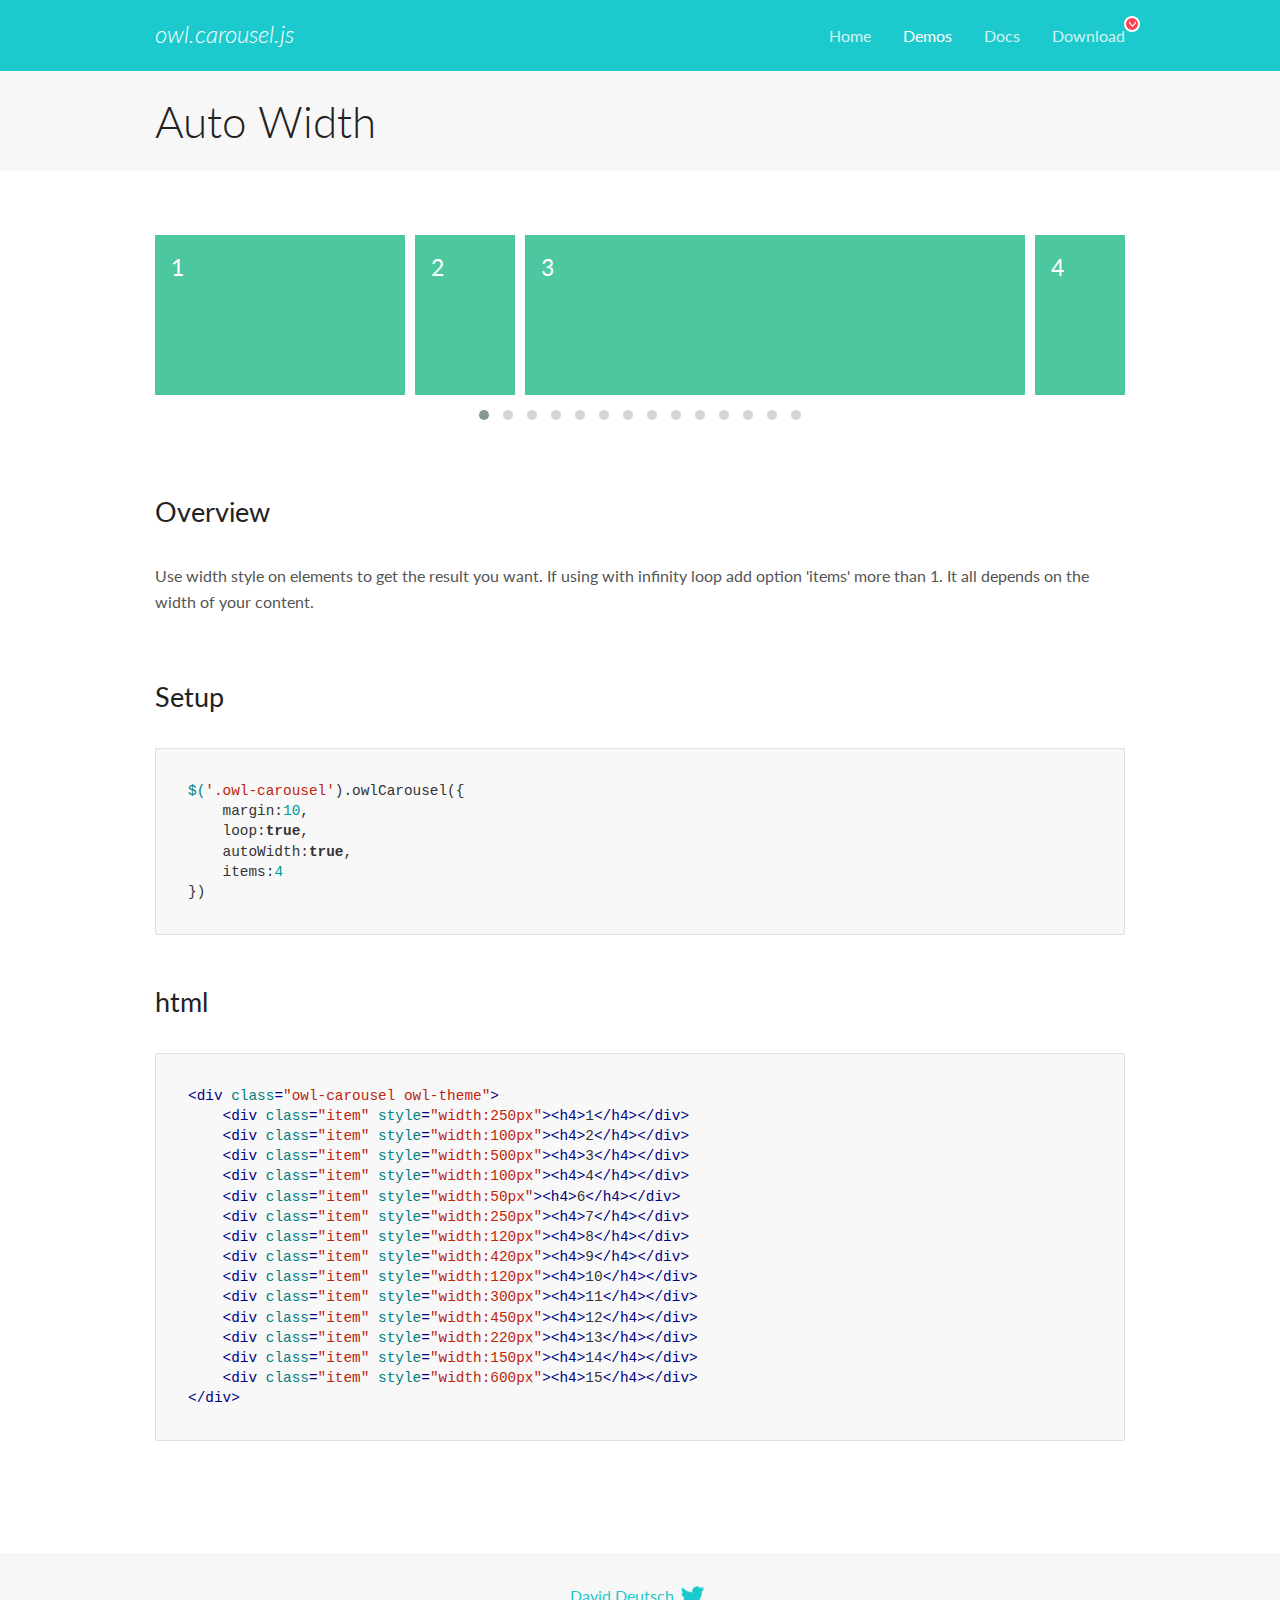
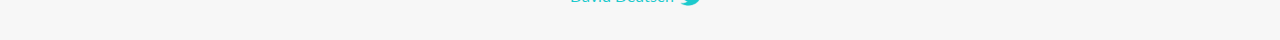
<file: Recriando_a_Netflix/OwlCarousel2-2.3.4/docs/demos/autowidth.html>
<!DOCTYPE html>
<html lang="en">
  <head>

    <!-- head -->
    <meta charset="utf-8">
    <meta name="msapplication-tap-highlight" content="no" />
    <meta name="viewport" content="width=device-width, initial-scale=1.0" />
    <meta name="description" content="Auto Width">
    <meta name="author" content="David Deutsch">
    <title>
      Auto Width Demo | Owl Carousel | 2.3.4
    </title>

    <!-- Stylesheets -->
    <link href='https://fonts.googleapis.com/css?family=Lato:300,400,700,400italic,300italic' rel='stylesheet' type='text/css'>
    <link rel="stylesheet" href="../assets/css/docs.theme.min.css">

    <!-- Owl Stylesheets -->
    <link rel="stylesheet" href="../assets/owlcarousel/assets/owl.carousel.min.css">
    <link rel="stylesheet" href="../assets/owlcarousel/assets/owl.theme.default.min.css">

    <!-- HTML5 shim and Respond.js IE8 support of HTML5 elements and media queries -->

    <!--[if lt IE 9]>
      <script src="https://oss.maxcdn.com/libs/html5shiv/3.7.0/html5shiv.js"></script>
      <script src="https://oss.maxcdn.com/libs/respond.js/1.3.0/respond.min.js"></script>
    <![endif]-->

    <!-- Favicons -->
    <link rel="apple-touch-icon-precomposed" sizes="144x144" href="../assets/ico/apple-touch-icon-144-precomposed.png">
    <link rel="shortcut icon" href="../assets/ico/favicon.png">
    <link rel="shortcut icon" href="favicon.ico">

    <!-- Yeah i know js should not be in header. Its required for demos.-->

    <!-- javascript -->
    <script src="../assets/vendors/jquery.min.js"></script>
    <script src="../assets/owlcarousel/owl.carousel.js"></script>
  </head>
  <body>

    <!-- header -->
    <header class="header">
      <div class="row">
        <div class="large-12 columns">
          <div class="brand left">
            <h3>
              <a href="/OwlCarousel2/">owl.carousel.js</a> 
            </h3>
          </div>
          <a id="toggle-nav" class="right">
            <span></span> <span></span> <span></span> 
          </a> 
          <div class="nav-bar">
            <ul class="clearfix">
              <li> <a href="/OwlCarousel2/index.html">Home</a>  </li>
              <li class="active">
                <a href="/OwlCarousel2/demos/demos.html">Demos</a> 
              </li>
              <li> <a href="/OwlCarousel2/docs/started-welcome.html">Docs</a>  </li>
              <li>
                <a href="https://github.com/OwlCarousel2/OwlCarousel2/archive/2.3.4.zip">Download</a> 
                <span class="download"></span> 
              </li>
            </ul>
          </div>
        </div>
      </div>
    </header>

    <!-- title -->
    <section class="title">
      <div class="row">
        <div class="large-12 columns">
          <h1>Auto Width</h1>
        </div>
      </div>
    </section>

    <!--  Demos -->
    <section id="demos">
      <div class="row">
        <div class="large-12 columns">
          <div class="owl-carousel owl-theme">
            <div class="item" style="width:250px">
              <h4>1</h4>
            </div>
            <div class="item" style="width:100px">
              <h4>2</h4>
            </div>
            <div class="item" style="width:500px">
              <h4>3</h4>
            </div>
            <div class="item" style="width:100px">
              <h4>4</h4>
            </div>
            <div class="item" style="width:50px">
              <h4>6</h4>
            </div>
            <div class="item" style="width:250px">
              <h4>7</h4>
            </div>
            <div class="item" style="width:120px">
              <h4>8</h4>
            </div>
            <div class="item" style="width:420px">
              <h4>9</h4>
            </div>
            <div class="item" style="width:120px">
              <h4>10</h4>
            </div>
            <div class="item" style="width:300px">
              <h4>11</h4>
            </div>
            <div class="item" style="width:450px">
              <h4>12</h4>
            </div>
            <div class="item" style="width:220px">
              <h4>13</h4>
            </div>
            <div class="item" style="width:150px">
              <h4>14</h4>
            </div>
            <div class="item" style="width:600px">
              <h4>15</h4>
            </div>
          </div>
          <h3 id="overview">Overview</h3>
          <p>Use width style on elements to get the result you want. If using with infinity loop add option &#39;items&#39; more than 1. It all depends on the width of your content.</p>
          <h3 id="setup">Setup</h3>
          <pre><code>$(&#39;.owl-carousel&#39;).owlCarousel({
    margin:10,
    loop:true,
    autoWidth:true,
    items:4
})</code></pre>
          <h3 id="html">html</h3>
          <pre><code>&lt;div class=&quot;owl-carousel owl-theme&quot;&gt;
    &lt;div class=&quot;item&quot; style=&quot;width:250px&quot;&gt;&lt;h4&gt;1&lt;/h4&gt;&lt;/div&gt;
    &lt;div class=&quot;item&quot; style=&quot;width:100px&quot;&gt;&lt;h4&gt;2&lt;/h4&gt;&lt;/div&gt;
    &lt;div class=&quot;item&quot; style=&quot;width:500px&quot;&gt;&lt;h4&gt;3&lt;/h4&gt;&lt;/div&gt;
    &lt;div class=&quot;item&quot; style=&quot;width:100px&quot;&gt;&lt;h4&gt;4&lt;/h4&gt;&lt;/div&gt;
    &lt;div class=&quot;item&quot; style=&quot;width:50px&quot;&gt;&lt;h4&gt;6&lt;/h4&gt;&lt;/div&gt;
    &lt;div class=&quot;item&quot; style=&quot;width:250px&quot;&gt;&lt;h4&gt;7&lt;/h4&gt;&lt;/div&gt;
    &lt;div class=&quot;item&quot; style=&quot;width:120px&quot;&gt;&lt;h4&gt;8&lt;/h4&gt;&lt;/div&gt;
    &lt;div class=&quot;item&quot; style=&quot;width:420px&quot;&gt;&lt;h4&gt;9&lt;/h4&gt;&lt;/div&gt;
    &lt;div class=&quot;item&quot; style=&quot;width:120px&quot;&gt;&lt;h4&gt;10&lt;/h4&gt;&lt;/div&gt;
    &lt;div class=&quot;item&quot; style=&quot;width:300px&quot;&gt;&lt;h4&gt;11&lt;/h4&gt;&lt;/div&gt;
    &lt;div class=&quot;item&quot; style=&quot;width:450px&quot;&gt;&lt;h4&gt;12&lt;/h4&gt;&lt;/div&gt;
    &lt;div class=&quot;item&quot; style=&quot;width:220px&quot;&gt;&lt;h4&gt;13&lt;/h4&gt;&lt;/div&gt;
    &lt;div class=&quot;item&quot; style=&quot;width:150px&quot;&gt;&lt;h4&gt;14&lt;/h4&gt;&lt;/div&gt;
    &lt;div class=&quot;item&quot; style=&quot;width:600px&quot;&gt;&lt;h4&gt;15&lt;/h4&gt;&lt;/div&gt;
&lt;/div&gt;</code></pre>
          <script>
            $(document).ready(function() {
              $('.owl-carousel').owlCarousel({
                margin: 10,
                loop: true,
                autoWidth: true,
                items: 4
              })
            })
          </script>
        </div>
      </div>
    </section>

    <!-- footer -->
    <footer class="footer">
      <div class="row">
        <div class="large-12 columns">
          <h5>
            <a href="/OwlCarousel2/docs/support-contact.html">David Deutsch</a> 
            <a id="custom-tweet-button" href="https://twitter.com/share?url=https://github.com/OwlCarousel2/OwlCarousel2&text=Owl Carousel - This is so awesome! " target="_blank"></a> 
          </h5>
        </div>
      </div>
    </footer>

    <!-- vendors -->
    <script src="../assets/vendors/highlight.js"></script>
    <script src="../assets/js/app.js"></script>
  </body>
</html>
</file>
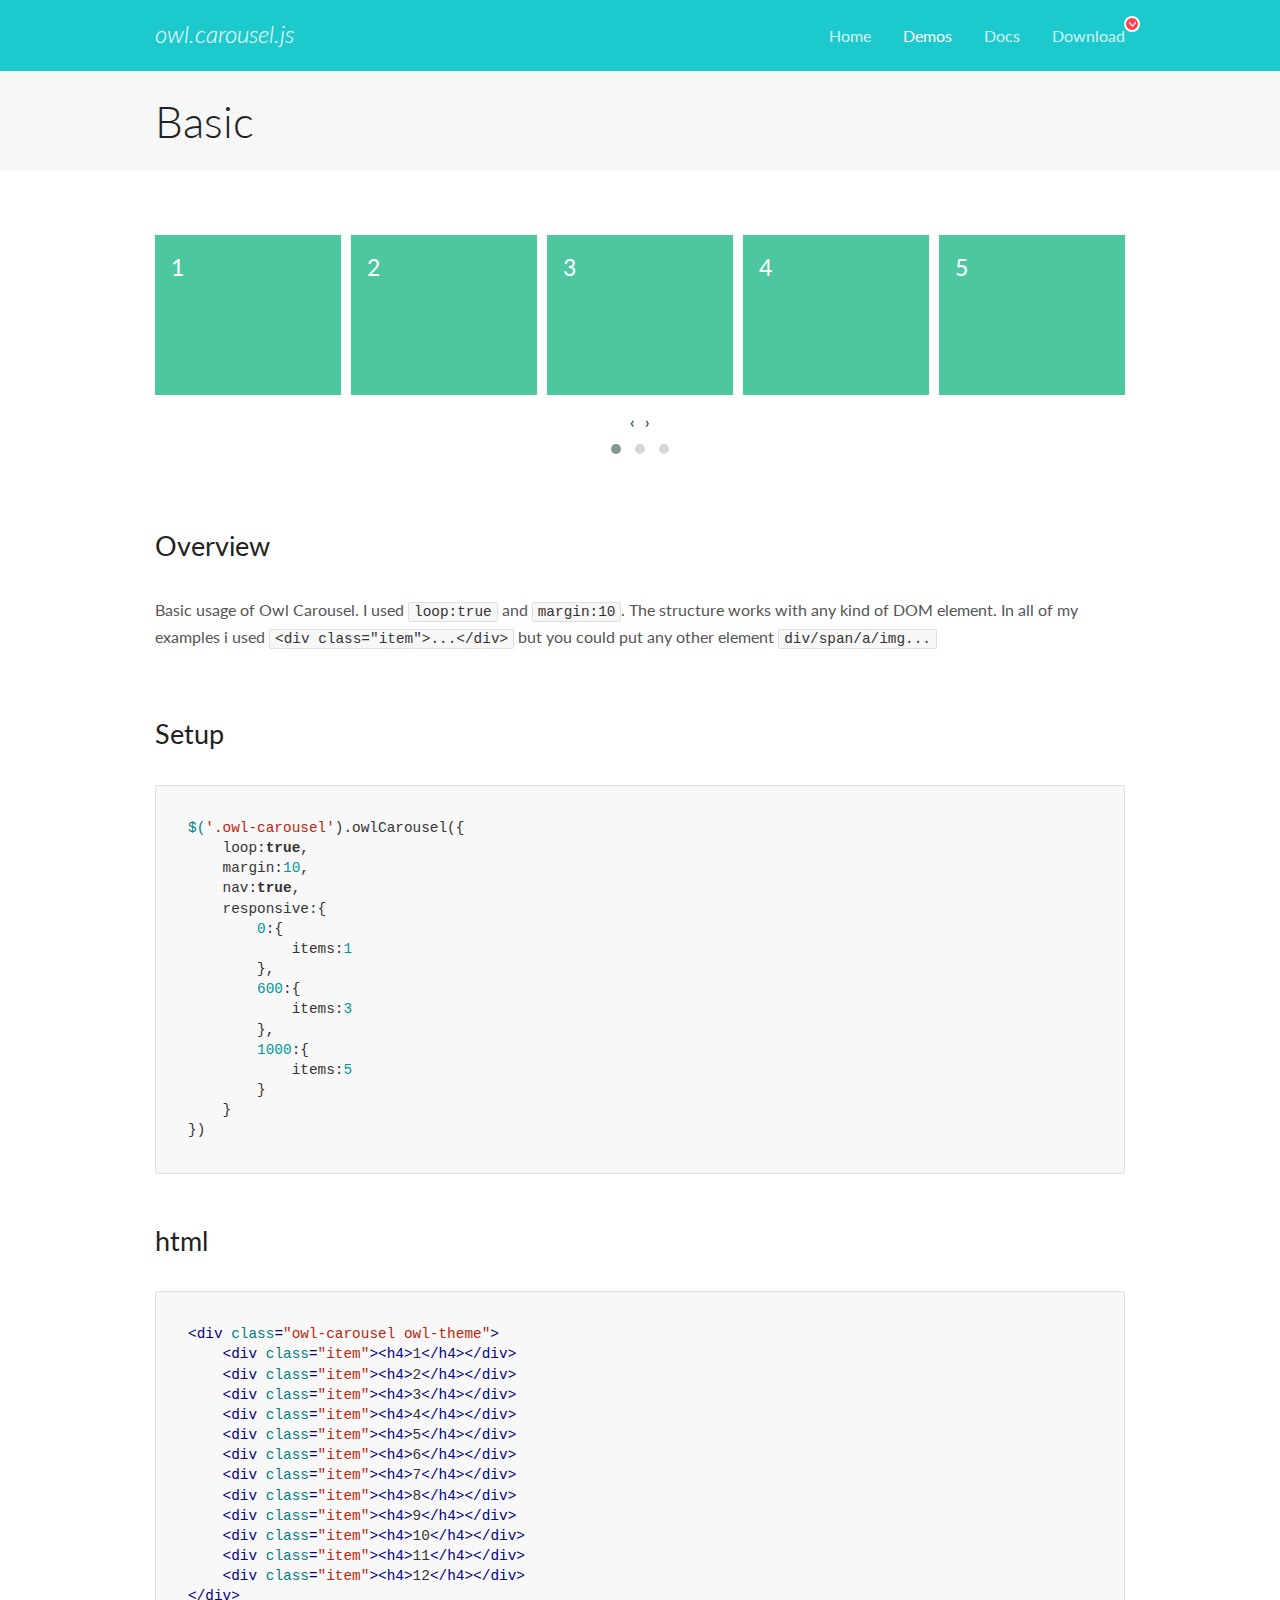
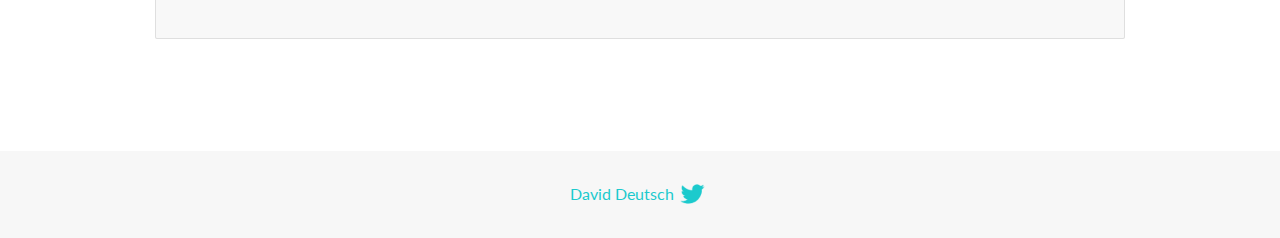
<file: Recriando_a_Netflix/OwlCarousel2-2.3.4/docs/demos/basic.html>
<!DOCTYPE html>
<html lang="en">
  <head>

    <!-- head -->
    <meta charset="utf-8">
    <meta name="msapplication-tap-highlight" content="no" />
    <meta name="viewport" content="width=device-width, initial-scale=1.0" />
    <meta name="description" content="Basic usage demo">
    <meta name="author" content="David Deutsch">
    <title>
      Basic Demo | Owl Carousel | 2.3.4
    </title>

    <!-- Stylesheets -->
    <link href='https://fonts.googleapis.com/css?family=Lato:300,400,700,400italic,300italic' rel='stylesheet' type='text/css'>
    <link rel="stylesheet" href="../assets/css/docs.theme.min.css">

    <!-- Owl Stylesheets -->
    <link rel="stylesheet" href="../assets/owlcarousel/assets/owl.carousel.min.css">
    <link rel="stylesheet" href="../assets/owlcarousel/assets/owl.theme.default.min.css">

    <!-- HTML5 shim and Respond.js IE8 support of HTML5 elements and media queries -->

    <!--[if lt IE 9]>
      <script src="https://oss.maxcdn.com/libs/html5shiv/3.7.0/html5shiv.js"></script>
      <script src="https://oss.maxcdn.com/libs/respond.js/1.3.0/respond.min.js"></script>
    <![endif]-->

    <!-- Favicons -->
    <link rel="apple-touch-icon-precomposed" sizes="144x144" href="../assets/ico/apple-touch-icon-144-precomposed.png">
    <link rel="shortcut icon" href="../assets/ico/favicon.png">
    <link rel="shortcut icon" href="favicon.ico">

    <!-- Yeah i know js should not be in header. Its required for demos.-->

    <!-- javascript -->
    <script src="../assets/vendors/jquery.min.js"></script>
    <script src="../assets/owlcarousel/owl.carousel.js"></script>
  </head>
  <body>

    <!-- header -->
    <header class="header">
      <div class="row">
        <div class="large-12 columns">
          <div class="brand left">
            <h3>
              <a href="/OwlCarousel2/">owl.carousel.js</a> 
            </h3>
          </div>
          <a id="toggle-nav" class="right">
            <span></span> <span></span> <span></span> 
          </a> 
          <div class="nav-bar">
            <ul class="clearfix">
              <li> <a href="/OwlCarousel2/index.html">Home</a>  </li>
              <li class="active">
                <a href="/OwlCarousel2/demos/demos.html">Demos</a> 
              </li>
              <li> <a href="/OwlCarousel2/docs/started-welcome.html">Docs</a>  </li>
              <li>
                <a href="https://github.com/OwlCarousel2/OwlCarousel2/archive/2.3.4.zip">Download</a> 
                <span class="download"></span> 
              </li>
            </ul>
          </div>
        </div>
      </div>
    </header>

    <!-- title -->
    <section class="title">
      <div class="row">
        <div class="large-12 columns">
          <h1>Basic</h1>
        </div>
      </div>
    </section>

    <!--  Demos -->
    <section id="demos">
      <div class="row">
        <div class="large-12 columns">
          <div class="owl-carousel owl-theme">
            <div class="item">
              <h4>1</h4>
            </div>
            <div class="item">
              <h4>2</h4>
            </div>
            <div class="item">
              <h4>3</h4>
            </div>
            <div class="item">
              <h4>4</h4>
            </div>
            <div class="item">
              <h4>5</h4>
            </div>
            <div class="item">
              <h4>6</h4>
            </div>
            <div class="item">
              <h4>7</h4>
            </div>
            <div class="item">
              <h4>8</h4>
            </div>
            <div class="item">
              <h4>9</h4>
            </div>
            <div class="item">
              <h4>10</h4>
            </div>
            <div class="item">
              <h4>11</h4>
            </div>
            <div class="item">
              <h4>12</h4>
            </div>
          </div>
          <h3 id="overview">Overview</h3>
          <p>Basic usage of Owl Carousel. I used <code>loop:true</code> and <code>margin:10</code>. The structure works with any kind of DOM element. In all of my examples i used <code>&lt;div class=&quot;item&quot;&gt;...&lt;/div&gt;</code> but you could
            put any other element <code>div/span/a/img...</code></p>
          <h3 id="setup">Setup</h3>
          <pre><code>$(&#39;.owl-carousel&#39;).owlCarousel({
    loop:true,
    margin:10,
    nav:true,
    responsive:{
        0:{
            items:1
        },
        600:{
            items:3
        },
        1000:{
            items:5
        }
    }
})</code></pre>
          <h3 id="html">html</h3>
          <pre><code>&lt;div class=&quot;owl-carousel owl-theme&quot;&gt;
    &lt;div class=&quot;item&quot;&gt;&lt;h4&gt;1&lt;/h4&gt;&lt;/div&gt;
    &lt;div class=&quot;item&quot;&gt;&lt;h4&gt;2&lt;/h4&gt;&lt;/div&gt;
    &lt;div class=&quot;item&quot;&gt;&lt;h4&gt;3&lt;/h4&gt;&lt;/div&gt;
    &lt;div class=&quot;item&quot;&gt;&lt;h4&gt;4&lt;/h4&gt;&lt;/div&gt;
    &lt;div class=&quot;item&quot;&gt;&lt;h4&gt;5&lt;/h4&gt;&lt;/div&gt;
    &lt;div class=&quot;item&quot;&gt;&lt;h4&gt;6&lt;/h4&gt;&lt;/div&gt;
    &lt;div class=&quot;item&quot;&gt;&lt;h4&gt;7&lt;/h4&gt;&lt;/div&gt;
    &lt;div class=&quot;item&quot;&gt;&lt;h4&gt;8&lt;/h4&gt;&lt;/div&gt;
    &lt;div class=&quot;item&quot;&gt;&lt;h4&gt;9&lt;/h4&gt;&lt;/div&gt;
    &lt;div class=&quot;item&quot;&gt;&lt;h4&gt;10&lt;/h4&gt;&lt;/div&gt;
    &lt;div class=&quot;item&quot;&gt;&lt;h4&gt;11&lt;/h4&gt;&lt;/div&gt;
    &lt;div class=&quot;item&quot;&gt;&lt;h4&gt;12&lt;/h4&gt;&lt;/div&gt;
&lt;/div&gt;</code></pre>
          <script>
            $(document).ready(function() {
              var owl = $('.owl-carousel');
              owl.owlCarousel({
                margin: 10,
                nav: true,
                loop: true,
                responsive: {
                  0: {
                    items: 1
                  },
                  600: {
                    items: 3
                  },
                  1000: {
                    items: 5
                  }
                }
              })
            })
          </script>
        </div>
      </div>
    </section>

    <!-- footer -->
    <footer class="footer">
      <div class="row">
        <div class="large-12 columns">
          <h5>
            <a href="/OwlCarousel2/docs/support-contact.html">David Deutsch</a> 
            <a id="custom-tweet-button" href="https://twitter.com/share?url=https://github.com/OwlCarousel2/OwlCarousel2&text=Owl Carousel - This is so awesome! " target="_blank"></a> 
          </h5>
        </div>
      </div>
    </footer>

    <!-- vendors -->
    <script src="../assets/vendors/highlight.js"></script>
    <script src="../assets/js/app.js"></script>
  </body>
</html>
</file>
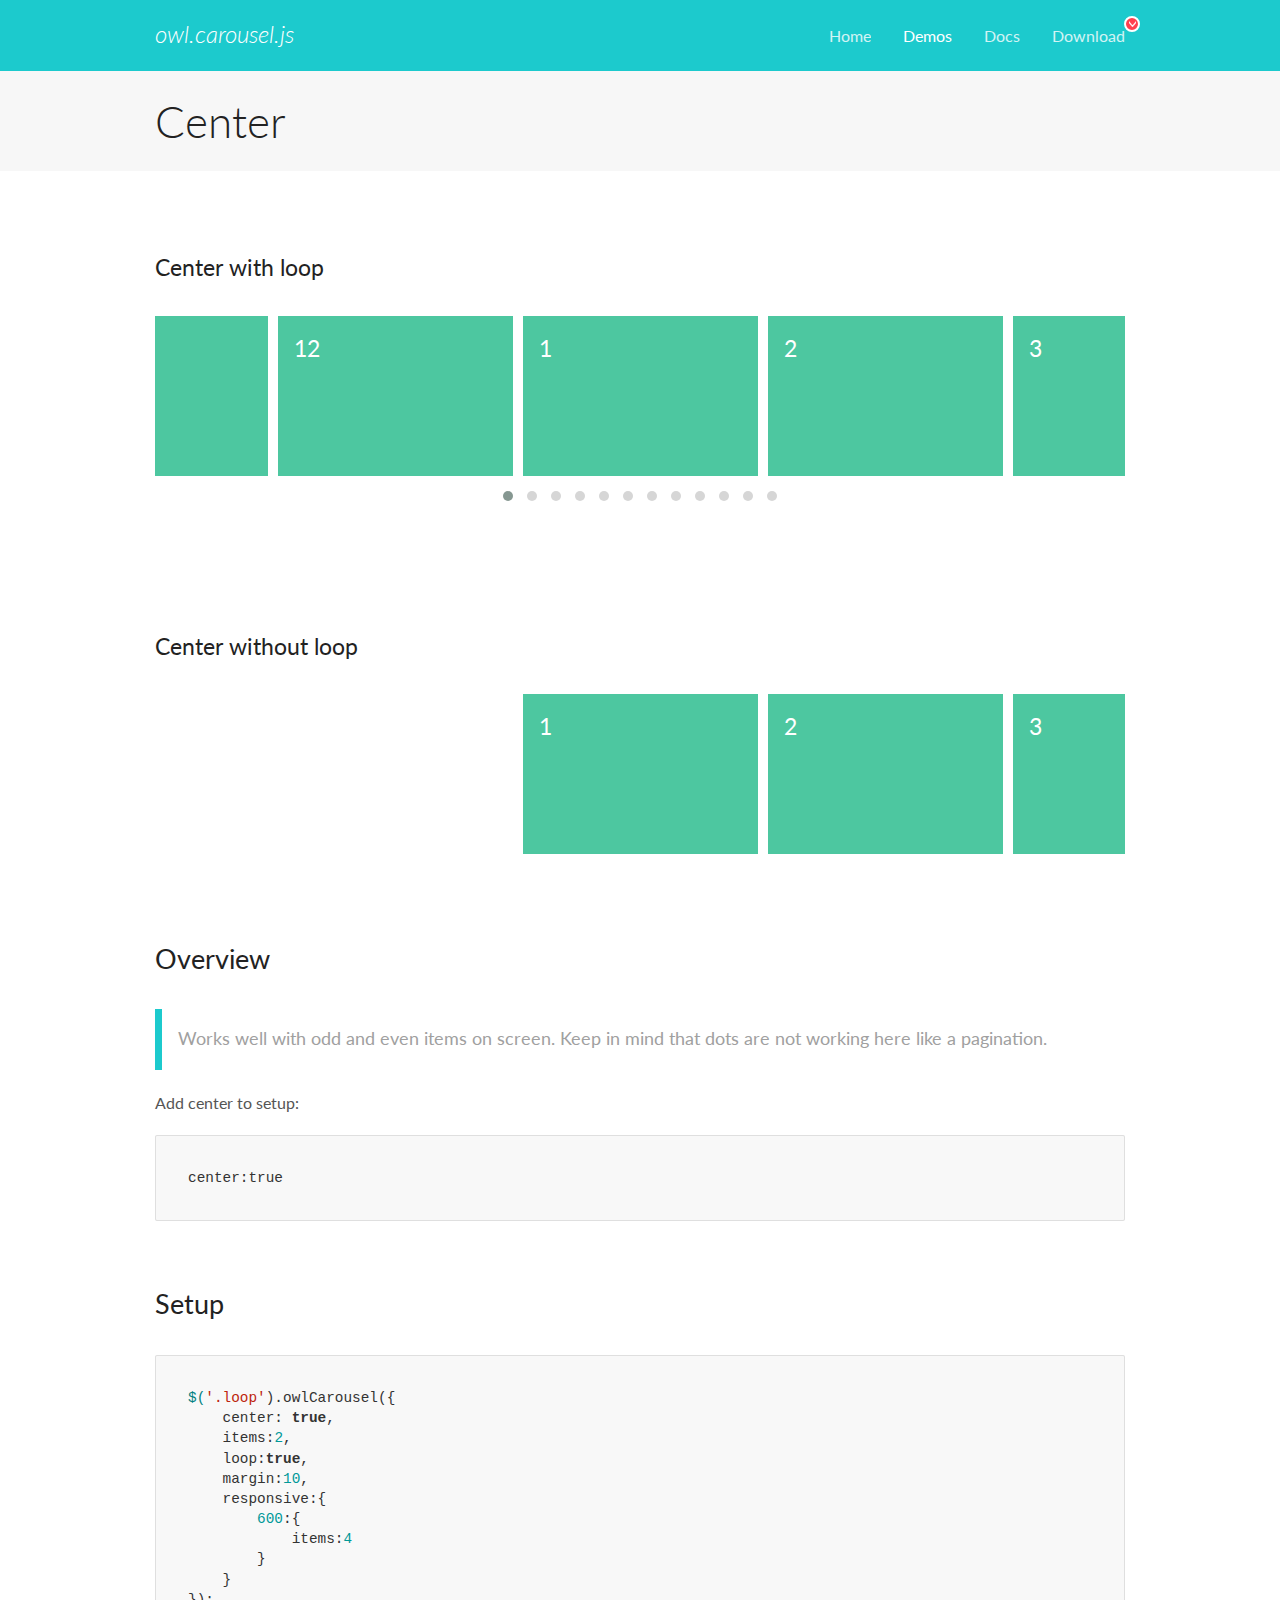
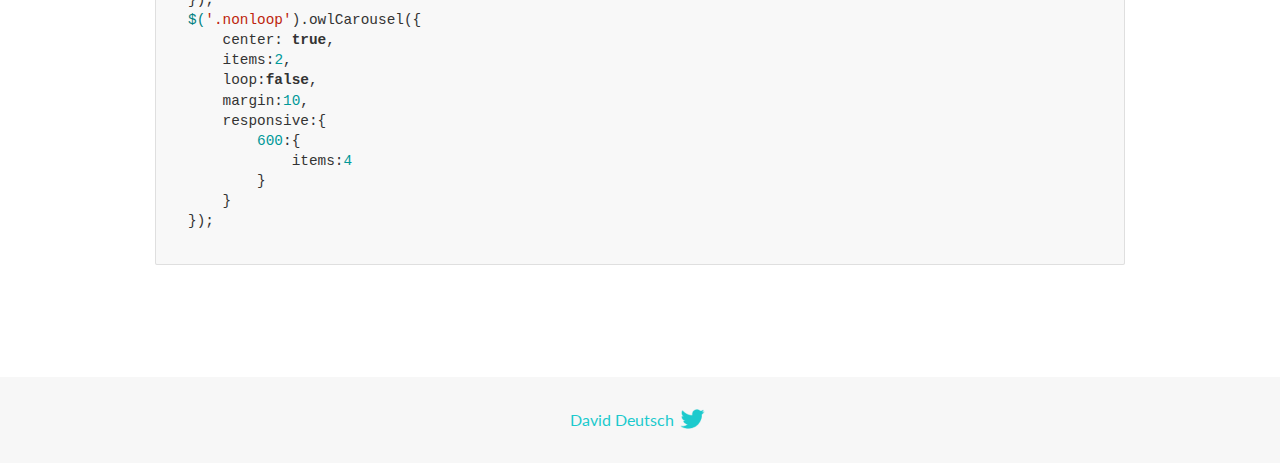
<file: Recriando_a_Netflix/OwlCarousel2-2.3.4/docs/demos/center.html>
<!DOCTYPE html>
<html lang="en">
  <head>

    <!-- head -->
    <meta charset="utf-8">
    <meta name="msapplication-tap-highlight" content="no" />
    <meta name="viewport" content="width=device-width, initial-scale=1.0" />
    <meta name="description" content="Center carousel">
    <meta name="author" content="David Deutsch">
    <title>
      Center Demo | Owl Carousel | 2.3.4
    </title>

    <!-- Stylesheets -->
    <link href='https://fonts.googleapis.com/css?family=Lato:300,400,700,400italic,300italic' rel='stylesheet' type='text/css'>
    <link rel="stylesheet" href="../assets/css/docs.theme.min.css">

    <!-- Owl Stylesheets -->
    <link rel="stylesheet" href="../assets/owlcarousel/assets/owl.carousel.min.css">
    <link rel="stylesheet" href="../assets/owlcarousel/assets/owl.theme.default.min.css">

    <!-- HTML5 shim and Respond.js IE8 support of HTML5 elements and media queries -->

    <!--[if lt IE 9]>
      <script src="https://oss.maxcdn.com/libs/html5shiv/3.7.0/html5shiv.js"></script>
      <script src="https://oss.maxcdn.com/libs/respond.js/1.3.0/respond.min.js"></script>
    <![endif]-->

    <!-- Favicons -->
    <link rel="apple-touch-icon-precomposed" sizes="144x144" href="../assets/ico/apple-touch-icon-144-precomposed.png">
    <link rel="shortcut icon" href="../assets/ico/favicon.png">
    <link rel="shortcut icon" href="favicon.ico">

    <!-- Yeah i know js should not be in header. Its required for demos.-->

    <!-- javascript -->
    <script src="../assets/vendors/jquery.min.js"></script>
    <script src="../assets/owlcarousel/owl.carousel.js"></script>
  </head>
  <body>

    <!-- header -->
    <header class="header">
      <div class="row">
        <div class="large-12 columns">
          <div class="brand left">
            <h3>
              <a href="/OwlCarousel2/">owl.carousel.js</a> 
            </h3>
          </div>
          <a id="toggle-nav" class="right">
            <span></span> <span></span> <span></span> 
          </a> 
          <div class="nav-bar">
            <ul class="clearfix">
              <li> <a href="/OwlCarousel2/index.html">Home</a>  </li>
              <li class="active">
                <a href="/OwlCarousel2/demos/demos.html">Demos</a> 
              </li>
              <li> <a href="/OwlCarousel2/docs/started-welcome.html">Docs</a>  </li>
              <li>
                <a href="https://github.com/OwlCarousel2/OwlCarousel2/archive/2.3.4.zip">Download</a> 
                <span class="download"></span> 
              </li>
            </ul>
          </div>
        </div>
      </div>
    </header>

    <!-- title -->
    <section class="title">
      <div class="row">
        <div class="large-12 columns">
          <h1>Center</h1>
        </div>
      </div>
    </section>

    <!--  Demos -->
    <section id="demos">
      <div class="row">
        <div class="large-12 columns">
          <h4 id="center-with-loop">Center with loop</h4>
          <div class="loop owl-carousel owl-theme">
            <div class="item">
              <h4>1</h4>
            </div>
            <div class="item">
              <h4>2</h4>
            </div>
            <div class="item">
              <h4>3</h4>
            </div>
            <div class="item">
              <h4>4</h4>
            </div>
            <div class="item">
              <h4>5</h4>
            </div>
            <div class="item">
              <h4>6</h4>
            </div>
            <div class="item">
              <h4>7</h4>
            </div>
            <div class="item">
              <h4>8</h4>
            </div>
            <div class="item">
              <h4>9</h4>
            </div>
            <div class="item">
              <h4>10</h4>
            </div>
            <div class="item">
              <h4>11</h4>
            </div>
            <div class="item">
              <h4>12</h4>
            </div>
          </div>
          <br>
          <h4 id="center-without-loop">Center without loop</h4>
          <div class="nonloop owl-carousel">
            <div class="item">
              <h4>1</h4>
            </div>
            <div class="item">
              <h4>2</h4>
            </div>
            <div class="item">
              <h4>3</h4>
            </div>
            <div class="item">
              <h4>4</h4>
            </div>
            <div class="item">
              <h4>5</h4>
            </div>
            <div class="item">
              <h4>6</h4>
            </div>
            <div class="item">
              <h4>7</h4>
            </div>
            <div class="item">
              <h4>8</h4>
            </div>
            <div class="item">
              <h4>9</h4>
            </div>
            <div class="item">
              <h4>10</h4>
            </div>
            <div class="item">
              <h4>11</h4>
            </div>
            <div class="item">
              <h4>12</h4>
            </div>
          </div>
          <h3 id="overview">Overview</h3>
          <blockquote>
            <p>Works well with odd and even items on screen. Keep in mind that dots are not working here like a pagination.</p>
          </blockquote>
          <p>Add center to setup:</p>
          <pre><code>center:true</code></pre>
          <h3 id="setup">Setup</h3>
          <pre><code>$(&#39;.loop&#39;).owlCarousel({
    center: true,
    items:2,
    loop:true,
    margin:10,
    responsive:{
        600:{
            items:4
        }
    }
});
$(&#39;.nonloop&#39;).owlCarousel({
    center: true,
    items:2,
    loop:false,
    margin:10,
    responsive:{
        600:{
            items:4
        }
    }
});</code></pre>
          <script>
            jQuery(document).ready(function($) {
              $('.loop').owlCarousel({
                center: true,
                items: 2,
                loop: true,
                margin: 10,
                responsive: {
                  600: {
                    items: 4
                  }
                }
              });
              $('.nonloop').owlCarousel({
                center: true,
                items: 2,
                loop: false,
                margin: 10,
                responsive: {
                  600: {
                    items: 4
                  }
                }
              });
            });
          </script>
        </div>
      </div>
    </section>

    <!-- footer -->
    <footer class="footer">
      <div class="row">
        <div class="large-12 columns">
          <h5>
            <a href="/OwlCarousel2/docs/support-contact.html">David Deutsch</a> 
            <a id="custom-tweet-button" href="https://twitter.com/share?url=https://github.com/OwlCarousel2/OwlCarousel2&text=Owl Carousel - This is so awesome! " target="_blank"></a> 
          </h5>
        </div>
      </div>
    </footer>

    <!-- vendors -->
    <script src="../assets/vendors/highlight.js"></script>
    <script src="../assets/js/app.js"></script>
  </body>
</html>
</file>
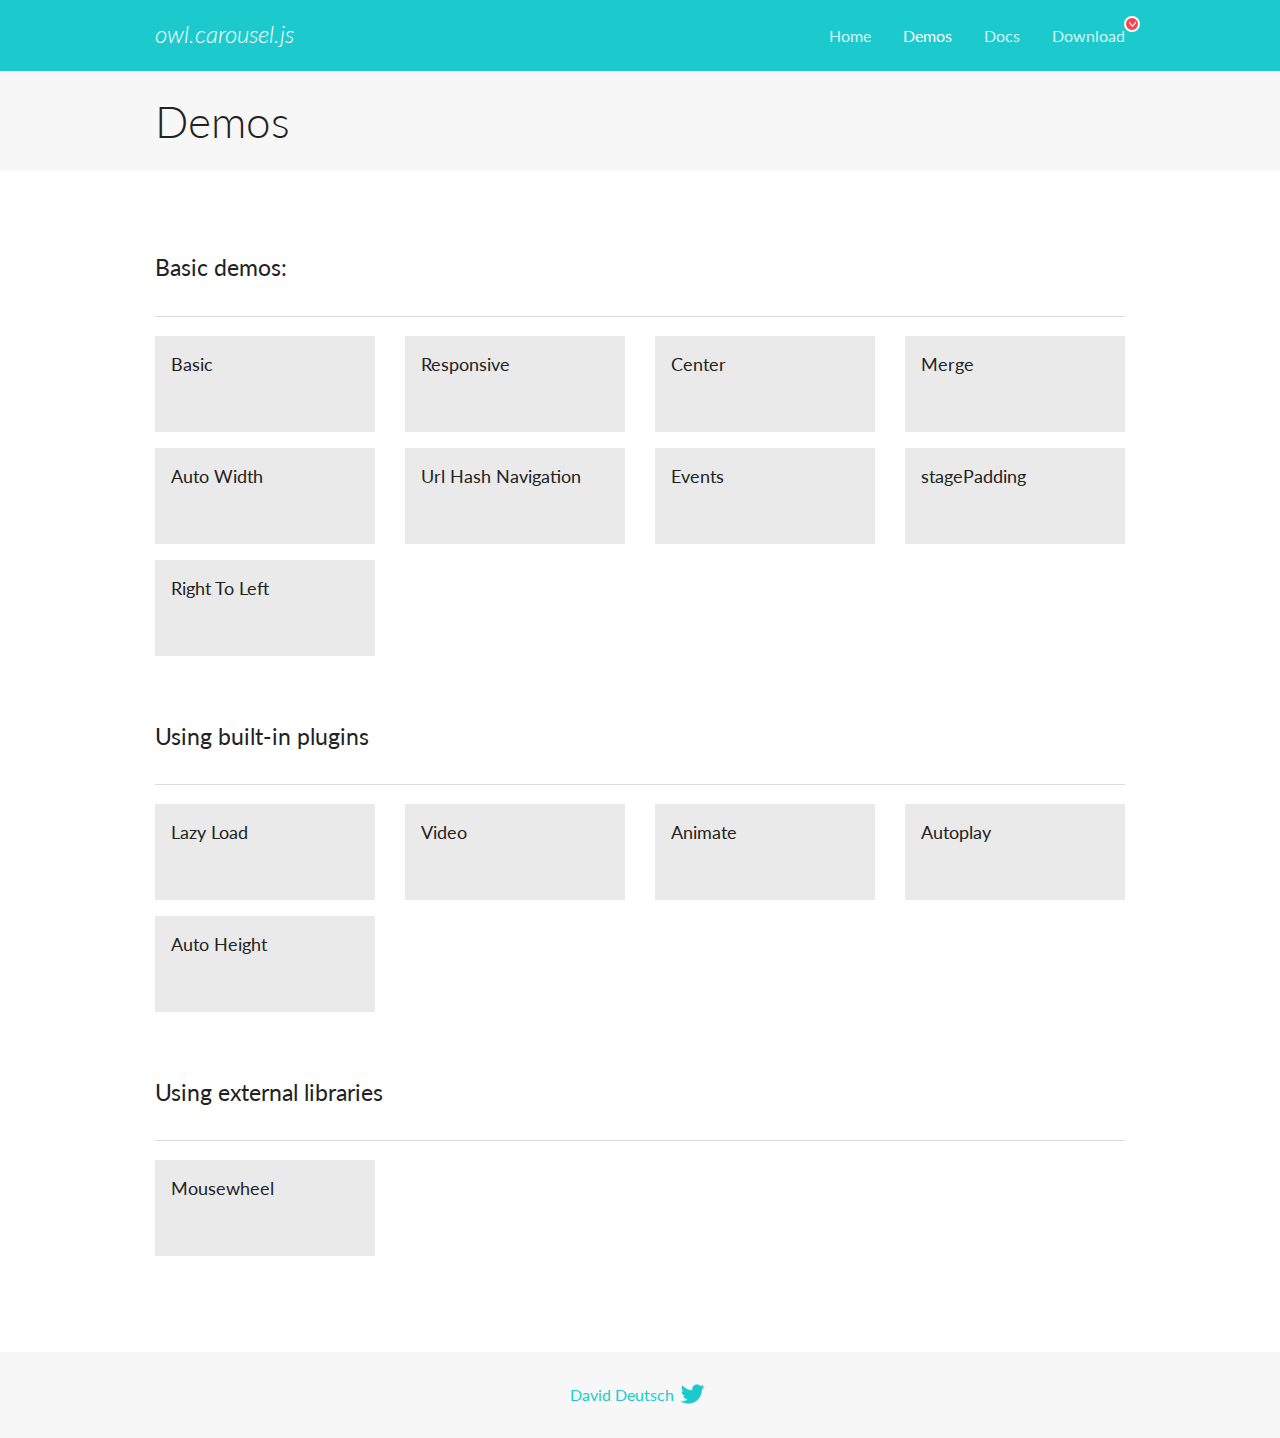
<file: Recriando_a_Netflix/OwlCarousel2-2.3.4/docs/demos/demos.html>
<!DOCTYPE html>
<html lang="en">
  <head>

    <!-- head -->
    <meta charset="utf-8">
    <meta name="msapplication-tap-highlight" content="no" />
    <meta name="viewport" content="width=device-width, initial-scale=1.0" />
    <meta name="description" content="A list of Owl Carousel examples.">
    <meta name="author" content="David Deutsch">
    <title>
      Demos | Owl Carousel | 2.3.4
    </title>

    <!-- Stylesheets -->
    <link href='https://fonts.googleapis.com/css?family=Lato:300,400,700,400italic,300italic' rel='stylesheet' type='text/css'>
    <link rel="stylesheet" href="../assets/css/docs.theme.min.css">

    <!-- Owl Stylesheets -->
    <link rel="stylesheet" href="../assets/owlcarousel/assets/owl.carousel.min.css">
    <link rel="stylesheet" href="../assets/owlcarousel/assets/owl.theme.default.min.css">

    <!-- HTML5 shim and Respond.js IE8 support of HTML5 elements and media queries -->

    <!--[if lt IE 9]>
      <script src="https://oss.maxcdn.com/libs/html5shiv/3.7.0/html5shiv.js"></script>
      <script src="https://oss.maxcdn.com/libs/respond.js/1.3.0/respond.min.js"></script>
    <![endif]-->

    <!-- Favicons -->
    <link rel="apple-touch-icon-precomposed" sizes="144x144" href="../assets/ico/apple-touch-icon-144-precomposed.png">
    <link rel="shortcut icon" href="../assets/ico/favicon.png">
    <link rel="shortcut icon" href="favicon.ico">

    <!-- Yeah i know js should not be in header. Its required for demos.-->

    <!-- javascript -->
    <script src="../assets/vendors/jquery.min.js"></script>
    <script src="../assets/owlcarousel/owl.carousel.js"></script>
  </head>
  <body>

    <!-- header -->
    <header class="header">
      <div class="row">
        <div class="large-12 columns">
          <div class="brand left">
            <h3>
              <a href="/OwlCarousel2/">owl.carousel.js</a> 
            </h3>
          </div>
          <a id="toggle-nav" class="right">
            <span></span> <span></span> <span></span> 
          </a> 
          <div class="nav-bar">
            <ul class="clearfix">
              <li> <a href="/OwlCarousel2/index.html">Home</a>  </li>
              <li class="active">
                <a href="/OwlCarousel2/demos/demos.html">Demos</a> 
              </li>
              <li> <a href="/OwlCarousel2/docs/started-welcome.html">Docs</a>  </li>
              <li>
                <a href="https://github.com/OwlCarousel2/OwlCarousel2/archive/2.3.4.zip">Download</a> 
                <span class="download"></span> 
              </li>
            </ul>
          </div>
        </div>
      </div>
    </header>

    <!-- title -->
    <section class="title">
      <div class="row">
        <div class="large-12 columns">
          <h1>Demos</h1>
        </div>
      </div>
    </section>

    <!--  Demos -->
    <section id="demos">
      <div class="row">
        <div class="large-12 columns">
          <h4 id="basic-demos-">Basic demos:</h4>
          <hr>
          <div class="demo-list">
            <div class="row">
              <div class="small-6 medium-4 large-3 columns">
                <a href="basic.html" class="demo-block">
                  <h5>Basic </h5>
                </a> 
              </div>
              <div class="small-6 medium-4 large-3 columns">
                <a href="responsive.html" class="demo-block">
                  <h5>Responsive </h5>
                </a> 
              </div>
              <div class="small-6 medium-4 large-3 columns">
                <a href="center.html" class="demo-block">
                  <h5>Center </h5>
                </a> 
              </div>
              <div class="small-6 medium-4 large-3 columns">
                <a href="merge.html" class="demo-block">
                  <h5>Merge </h5>
                </a> 
              </div>
              <div class="small-6 medium-4 large-3 columns">
                <a href="autowidth.html" class="demo-block">
                  <h5>Auto Width </h5>
                </a> 
              </div>
              <div class="small-6 medium-4 large-3 columns">
                <a href="urlhashnav.html" class="demo-block">
                  <h5>Url Hash Navigation </h5>
                </a> 
              </div>
              <div class="small-6 medium-4 large-3 columns">
                <a href="events.html" class="demo-block">
                  <h5>Events </h5>
                </a> 
              </div>
              <div class="small-6 medium-4 large-3 columns">
                <a href="stagepadding.html" class="demo-block">
                  <h5>stagePadding </h5>
                </a> 
              </div>
              <div class="small-6 medium-4 large-3 columns">
                <a href="rtl.html" class="demo-block">
                  <h5>Right To Left </h5>
                </a> 
              </div>
            </div>
          </div>
          <h4 id="using-built-in-plugins">Using built-in plugins</h4>
          <hr>
          <div class="demo-list">
            <div class="row">
              <div class="small-6 medium-4 large-3 columns">
                <a href="lazyLoad.html" class="demo-block">
                  <h5>Lazy Load </h5>
                </a> 
              </div>
              <div class="small-6 medium-4 large-3 columns">
                <a href="video.html" class="demo-block">
                  <h5>Video </h5>
                </a> 
              </div>
              <div class="small-6 medium-4 large-3 columns">
                <a href="animate.html" class="demo-block">
                  <h5>Animate </h5>
                </a> 
              </div>
              <div class="small-6 medium-4 large-3 columns">
                <a href="autoplay.html" class="demo-block">
                  <h5>Autoplay </h5>
                </a> 
              </div>
              <div class="small-6 medium-4 large-3 columns">
                <a href="autoheight.html" class="demo-block">
                  <h5>Auto Height </h5>
                </a> 
              </div>
            </div>
          </div>
          <h4 id="using-external-libraries">Using external libraries</h4>
          <hr>
          <div class="demo-list">
            <div class="row">
              <div class="small-6 medium-4 large-3 columns">
                <a href="mousewheel.html" class="demo-block">
                  <h5>Mousewheel </h5>
                </a> 
              </div>
            </div>
          </div>
        </div>
      </div>
    </section>

    <!-- footer -->
    <footer class="footer">
      <div class="row">
        <div class="large-12 columns">
          <h5>
            <a href="/OwlCarousel2/docs/support-contact.html">David Deutsch</a> 
            <a id="custom-tweet-button" href="https://twitter.com/share?url=https://github.com/OwlCarousel2/OwlCarousel2&text=Owl Carousel - This is so awesome! " target="_blank"></a> 
          </h5>
        </div>
      </div>
    </footer>

    <!-- vendors -->
    <script src="../assets/vendors/highlight.js"></script>
    <script src="../assets/js/app.js"></script>
  </body>
</html>
</file>
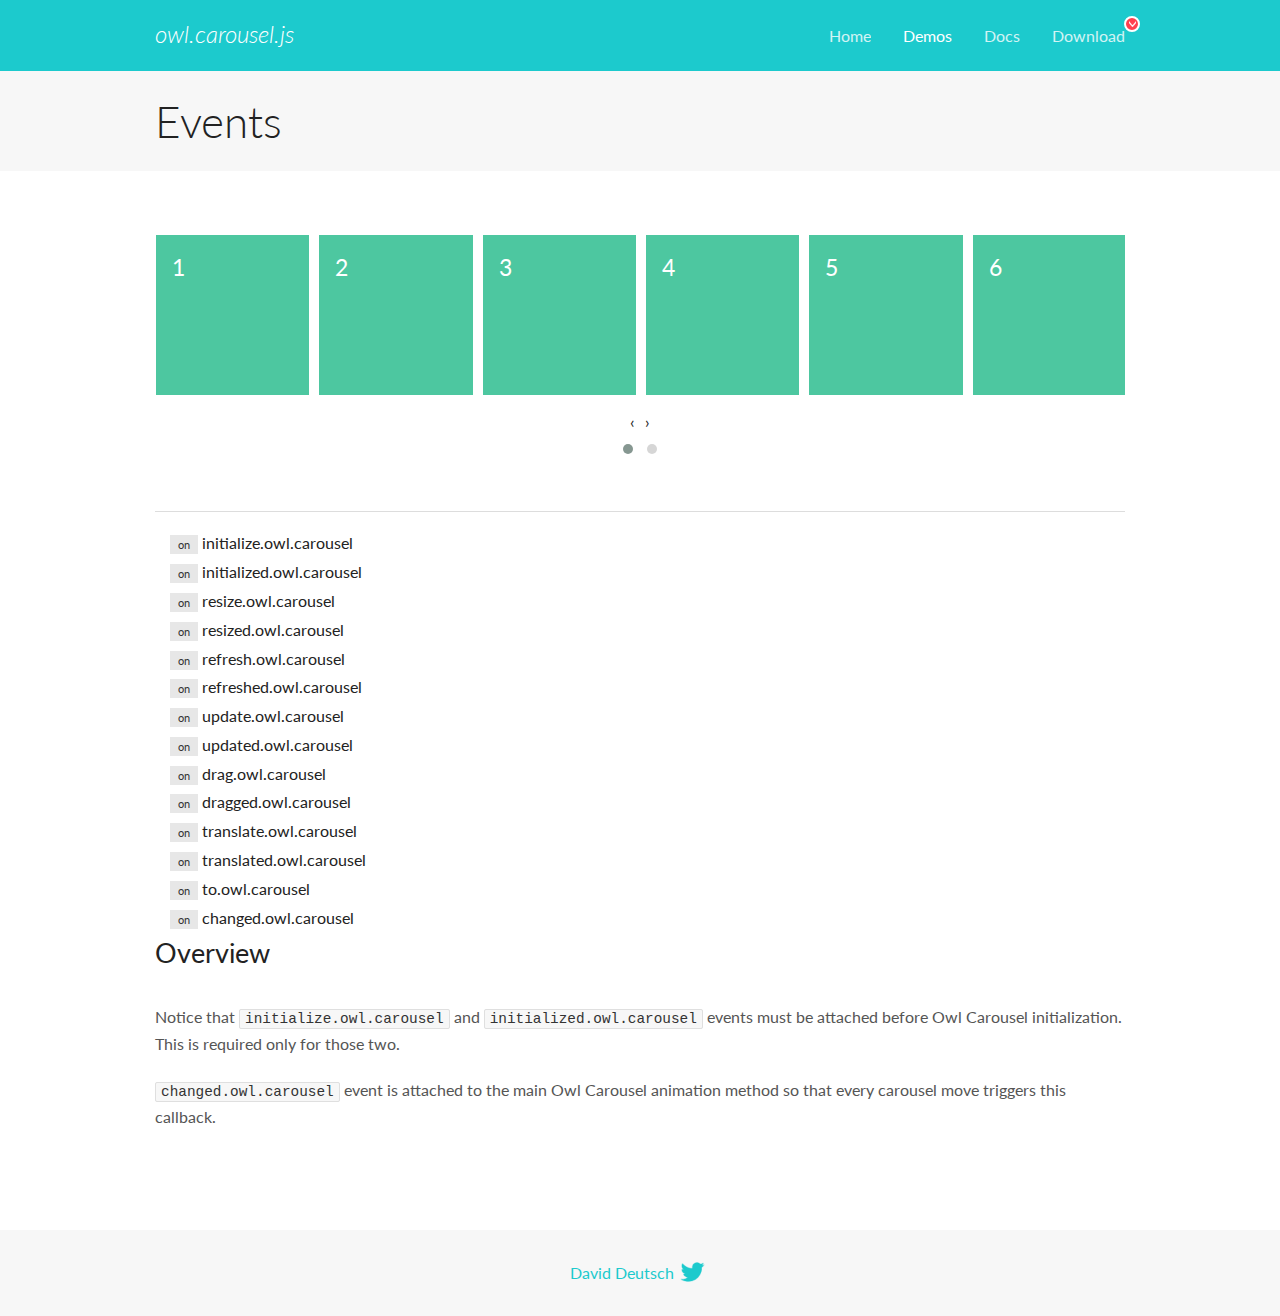
<file: Recriando_a_Netflix/OwlCarousel2-2.3.4/docs/demos/events.html>
<!DOCTYPE html>
<html lang="en">
  <head>

    <!-- head -->
    <meta charset="utf-8">
    <meta name="msapplication-tap-highlight" content="no" />
    <meta name="viewport" content="width=device-width, initial-scale=1.0" />
    <meta name="description" content="Events usage demo">
    <meta name="author" content="David Deutsch">
    <title>
      Events Demo | Owl Carousel | 2.3.4
    </title>

    <!-- Stylesheets -->
    <link href='https://fonts.googleapis.com/css?family=Lato:300,400,700,400italic,300italic' rel='stylesheet' type='text/css'>
    <link rel="stylesheet" href="../assets/css/docs.theme.min.css">

    <!-- Owl Stylesheets -->
    <link rel="stylesheet" href="../assets/owlcarousel/assets/owl.carousel.min.css">
    <link rel="stylesheet" href="../assets/owlcarousel/assets/owl.theme.default.min.css">

    <!-- HTML5 shim and Respond.js IE8 support of HTML5 elements and media queries -->

    <!--[if lt IE 9]>
      <script src="https://oss.maxcdn.com/libs/html5shiv/3.7.0/html5shiv.js"></script>
      <script src="https://oss.maxcdn.com/libs/respond.js/1.3.0/respond.min.js"></script>
    <![endif]-->

    <!-- Favicons -->
    <link rel="apple-touch-icon-precomposed" sizes="144x144" href="../assets/ico/apple-touch-icon-144-precomposed.png">
    <link rel="shortcut icon" href="../assets/ico/favicon.png">
    <link rel="shortcut icon" href="favicon.ico">

    <!-- Yeah i know js should not be in header. Its required for demos.-->

    <!-- javascript -->
    <script src="../assets/vendors/jquery.min.js"></script>
    <script src="../assets/owlcarousel/owl.carousel.js"></script>
  </head>
  <body>

    <!-- header -->
    <header class="header">
      <div class="row">
        <div class="large-12 columns">
          <div class="brand left">
            <h3>
              <a href="/OwlCarousel2/">owl.carousel.js</a> 
            </h3>
          </div>
          <a id="toggle-nav" class="right">
            <span></span> <span></span> <span></span> 
          </a> 
          <div class="nav-bar">
            <ul class="clearfix">
              <li> <a href="/OwlCarousel2/index.html">Home</a>  </li>
              <li class="active">
                <a href="/OwlCarousel2/demos/demos.html">Demos</a> 
              </li>
              <li> <a href="/OwlCarousel2/docs/started-welcome.html">Docs</a>  </li>
              <li>
                <a href="https://github.com/OwlCarousel2/OwlCarousel2/archive/2.3.4.zip">Download</a> 
                <span class="download"></span> 
              </li>
            </ul>
          </div>
        </div>
      </div>
    </header>

    <!-- title -->
    <section class="title">
      <div class="row">
        <div class="large-12 columns">
          <h1>Events</h1>
        </div>
      </div>
    </section>

    <!--  Demos -->
    <section id="demos">
      <div class="row">
        <div class="large-12 columns">
          <div class="owl-carousel owl-theme">
            <div class="item">
              <h4>1</h4>
            </div>
            <div class="item">
              <h4>2</h4>
            </div>
            <div class="item">
              <h4>3</h4>
            </div>
            <div class="item">
              <h4>4</h4>
            </div>
            <div class="item">
              <h4>5</h4>
            </div>
            <div class="item">
              <h4>6</h4>
            </div>
            <div class="item">
              <h4>7</h4>
            </div>
            <div class="item">
              <h4>8</h4>
            </div>
            <div class="item">
              <h4>9</h4>
            </div>
            <div class="item">
              <h4>10</h4>
            </div>
            <div class="item">
              <h4>11</h4>
            </div>
            <div class="item">
              <h4>12</h4>
            </div>
          </div>
          <hr>
          <div class="large-12 columns callbacks">
            <div><span class="label secondary initialize">on</span>  initialize.owl.carousel </div>
            <div><span class="label secondary initialized">on</span>  initialized.owl.carousel </div>
            <div><span class="label secondary resize">on</span>  resize.owl.carousel </div>
            <div><span class="label secondary resized">on</span>  resized.owl.carousel </div>
            <div><span class="label secondary refresh">on</span>  refresh.owl.carousel </div>
            <div><span class="label secondary refreshed">on</span>  refreshed.owl.carousel </div>
            <div><span class="label secondary update">on</span>  update.owl.carousel </div>
            <div><span class="label secondary updated">on</span>  updated.owl.carousel </div>
            <div><span class="label secondary drag">on</span>  drag.owl.carousel </div>
            <div><span class="label secondary dragged">on</span>  dragged.owl.carousel </div>
            <div><span class="label secondary translate">on</span>  translate.owl.carousel </div>
            <div><span class="label secondary translated">on</span>  translated.owl.carousel </div>
            <div><span class="label secondary to">on</span>  to.owl.carousel </div>
            <div><span class="label secondary changed">on</span>  changed.owl.carousel </div>
          </div>
          <h3 id="overview">Overview</h3>
          <p>Notice that <code>initialize.owl.carousel</code> and <code>initialized.owl.carousel</code> events must be attached before Owl Carousel initialization. This is required only for those two.</p>
          <p><code>changed.owl.carousel</code> event is attached to the main Owl Carousel animation method so that every carousel move triggers this callback.</p>
          <script>
            jQuery(document).ready(function($) {
              var owl = $('.owl-carousel');
              owl.on('initialize.owl.carousel initialized.owl.carousel ' +
                'initialize.owl.carousel initialize.owl.carousel ' +
                'resize.owl.carousel resized.owl.carousel ' +
                'refresh.owl.carousel refreshed.owl.carousel ' +
                'update.owl.carousel updated.owl.carousel ' +
                'drag.owl.carousel dragged.owl.carousel ' +
                'translate.owl.carousel translated.owl.carousel ' +
                'to.owl.carousel changed.owl.carousel',
                function(e) {
                  $('.' + e.type)
                    .removeClass('secondary')
                    .addClass('success');
                  window.setTimeout(function() {
                    $('.' + e.type)
                      .removeClass('success')
                      .addClass('secondary');
                  }, 500);
                });
              owl.owlCarousel({
                loop: true,
                nav: true,
                lazyLoad: true,
                margin: 10,
                video: true,
                responsive: {
                  0: {
                    items: 1
                  },
                  600: {
                    items: 3
                  },
                  960: {
                    items: 5,
                  },
                  1200: {
                    items: 6
                  }
                }
              });
            });
          </script>
        </div>
      </div>
    </section>

    <!-- footer -->
    <footer class="footer">
      <div class="row">
        <div class="large-12 columns">
          <h5>
            <a href="/OwlCarousel2/docs/support-contact.html">David Deutsch</a> 
            <a id="custom-tweet-button" href="https://twitter.com/share?url=https://github.com/OwlCarousel2/OwlCarousel2&text=Owl Carousel - This is so awesome! " target="_blank"></a> 
          </h5>
        </div>
      </div>
    </footer>

    <!-- vendors -->
    <script src="../assets/vendors/highlight.js"></script>
    <script src="../assets/js/app.js"></script>
  </body>
</html>
</file>
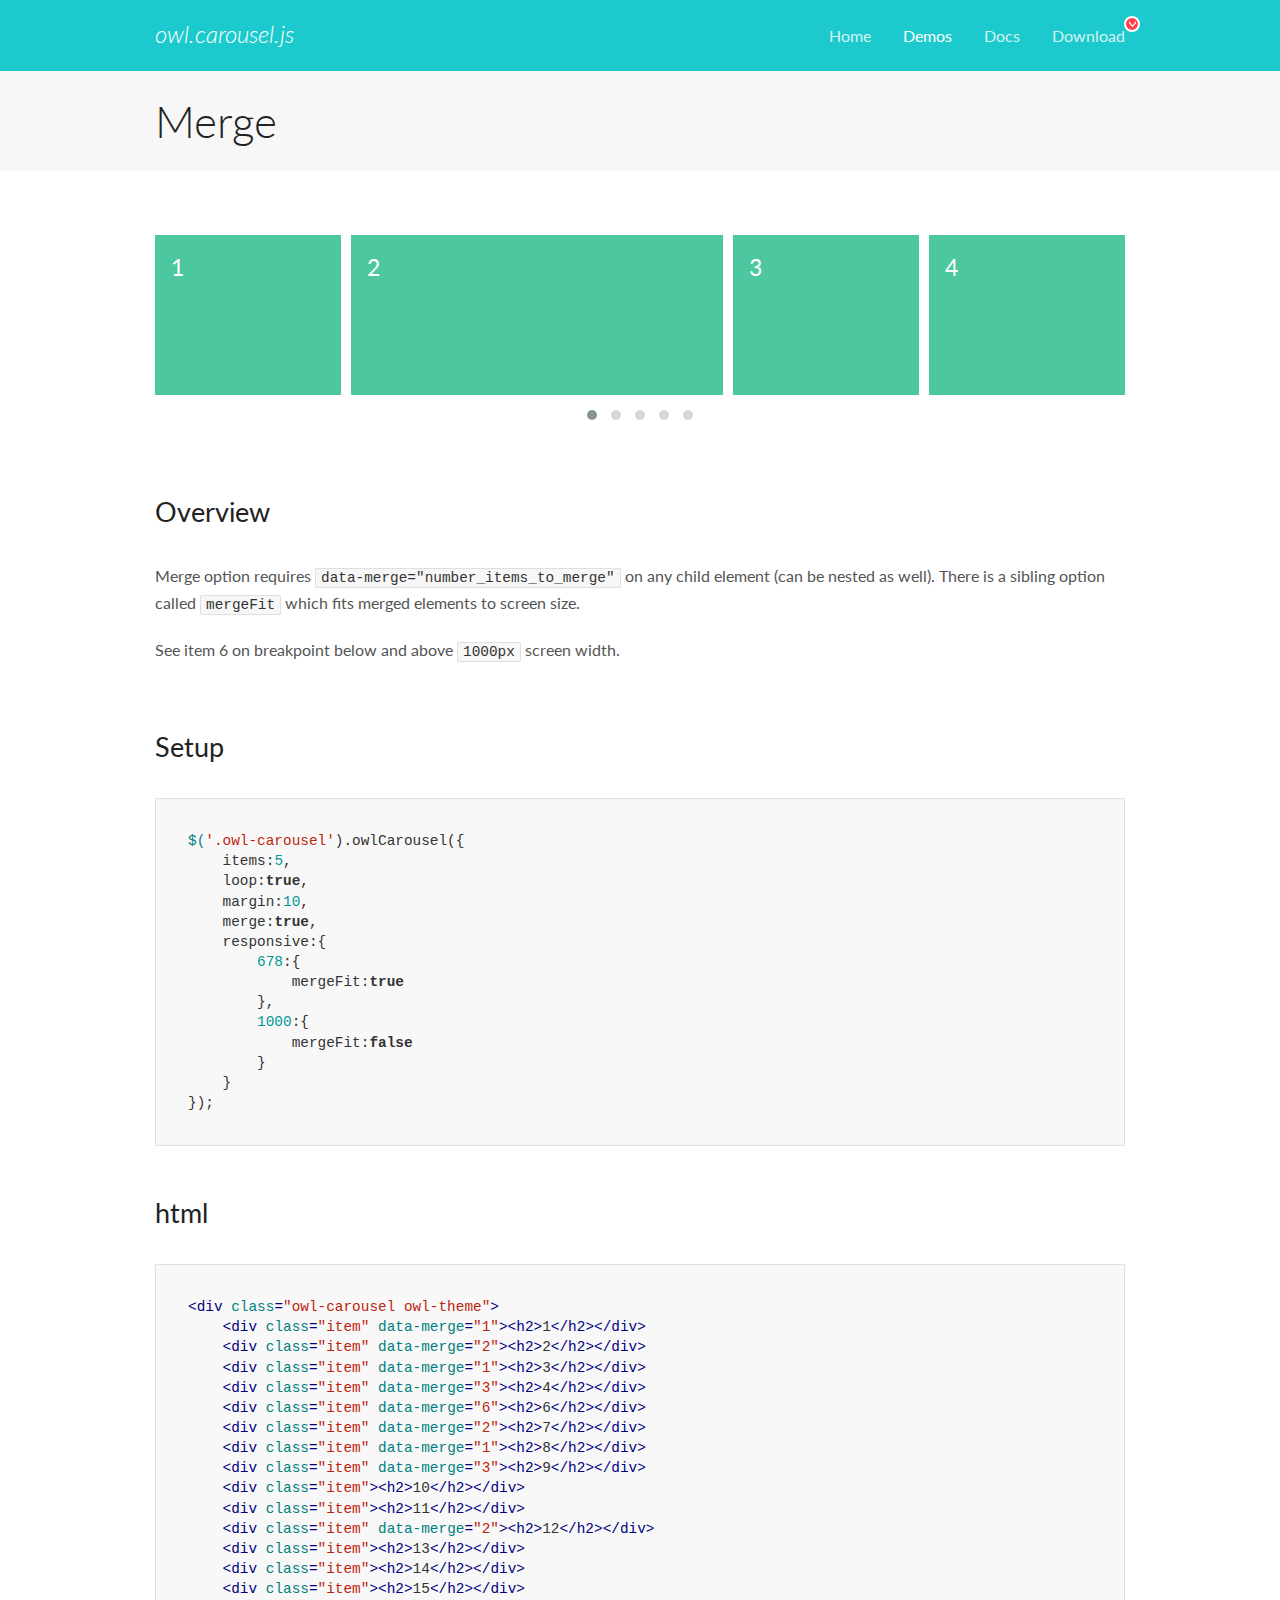
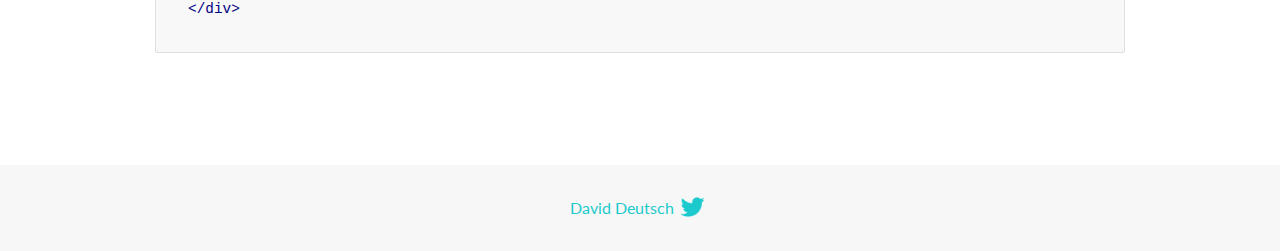
<file: Recriando_a_Netflix/OwlCarousel2-2.3.4/docs/demos/merge.html>
<!DOCTYPE html>
<html lang="en">
  <head>

    <!-- head -->
    <meta charset="utf-8">
    <meta name="msapplication-tap-highlight" content="no" />
    <meta name="viewport" content="width=device-width, initial-scale=1.0" />
    <meta name="description" content="Merge Items">
    <meta name="author" content="David Deutsch">
    <title>
      Merge Demo | Owl Carousel | 2.3.4
    </title>

    <!-- Stylesheets -->
    <link href='https://fonts.googleapis.com/css?family=Lato:300,400,700,400italic,300italic' rel='stylesheet' type='text/css'>
    <link rel="stylesheet" href="../assets/css/docs.theme.min.css">

    <!-- Owl Stylesheets -->
    <link rel="stylesheet" href="../assets/owlcarousel/assets/owl.carousel.min.css">
    <link rel="stylesheet" href="../assets/owlcarousel/assets/owl.theme.default.min.css">

    <!-- HTML5 shim and Respond.js IE8 support of HTML5 elements and media queries -->

    <!--[if lt IE 9]>
      <script src="https://oss.maxcdn.com/libs/html5shiv/3.7.0/html5shiv.js"></script>
      <script src="https://oss.maxcdn.com/libs/respond.js/1.3.0/respond.min.js"></script>
    <![endif]-->

    <!-- Favicons -->
    <link rel="apple-touch-icon-precomposed" sizes="144x144" href="../assets/ico/apple-touch-icon-144-precomposed.png">
    <link rel="shortcut icon" href="../assets/ico/favicon.png">
    <link rel="shortcut icon" href="favicon.ico">

    <!-- Yeah i know js should not be in header. Its required for demos.-->

    <!-- javascript -->
    <script src="../assets/vendors/jquery.min.js"></script>
    <script src="../assets/owlcarousel/owl.carousel.js"></script>
  </head>
  <body>

    <!-- header -->
    <header class="header">
      <div class="row">
        <div class="large-12 columns">
          <div class="brand left">
            <h3>
              <a href="/OwlCarousel2/">owl.carousel.js</a> 
            </h3>
          </div>
          <a id="toggle-nav" class="right">
            <span></span> <span></span> <span></span> 
          </a> 
          <div class="nav-bar">
            <ul class="clearfix">
              <li> <a href="/OwlCarousel2/index.html">Home</a>  </li>
              <li class="active">
                <a href="/OwlCarousel2/demos/demos.html">Demos</a> 
              </li>
              <li> <a href="/OwlCarousel2/docs/started-welcome.html">Docs</a>  </li>
              <li>
                <a href="https://github.com/OwlCarousel2/OwlCarousel2/archive/2.3.4.zip">Download</a> 
                <span class="download"></span> 
              </li>
            </ul>
          </div>
        </div>
      </div>
    </header>

    <!-- title -->
    <section class="title">
      <div class="row">
        <div class="large-12 columns">
          <h1>Merge</h1>
        </div>
      </div>
    </section>

    <!--  Demos -->
    <section id="demos">
      <div class="row">
        <div class="large-12 columns">
          <div class="owl-carousel owl-theme">
            <div class="item" data-merge="1">
              <h4>1</h4>
            </div>
            <div class="item" data-merge="2">
              <h4>2</h4>
            </div>
            <div class="item" data-merge="1">
              <h4>3</h4>
            </div>
            <div class="item" data-merge="3">
              <h4>4</h4>
            </div>
            <div class="item" data-merge="6">
              <h4>6</h4>
            </div>
            <div class="item" data-merge="2">
              <h4>7</h4>
            </div>
            <div class="item" data-merge="1">
              <h4>8</h4>
            </div>
            <div class="item" data-merge="3">
              <h4>9</h4>
            </div>
            <div class="item">
              <h4>10</h4>
            </div>
            <div class="item">
              <h4>11</h4>
            </div>
            <div class="item" data-merge="2">
              <h4>12</h4>
            </div>
            <div class="item">
              <h4>13</h4>
            </div>
            <div class="item">
              <h4>14</h4>
            </div>
            <div class="item">
              <h4>15</h4>
            </div>
          </div>
          <h3 id="overview">Overview</h3>
          <p>Merge option requires <code>data-merge=&quot;number_items_to_merge&quot;</code> on any child element (can be nested as well). There is a sibling option called <code>mergeFit</code> which fits merged elements to screen size. </p>
          <p>See item 6 on breakpoint below and above <code>1000px</code> screen width.</p>
          <h3 id="setup">Setup</h3>
          <pre><code>$(&#39;.owl-carousel&#39;).owlCarousel({
    items:5,
    loop:true,
    margin:10,
    merge:true,
    responsive:{
        678:{
            mergeFit:true
        },
        1000:{
            mergeFit:false
        }
    }
});</code></pre>
          <h3 id="html">html</h3>
          <pre><code>&lt;div class=&quot;owl-carousel owl-theme&quot;&gt;
    &lt;div class=&quot;item&quot; data-merge=&quot;1&quot;&gt;&lt;h2&gt;1&lt;/h2&gt;&lt;/div&gt;
    &lt;div class=&quot;item&quot; data-merge=&quot;2&quot;&gt;&lt;h2&gt;2&lt;/h2&gt;&lt;/div&gt;
    &lt;div class=&quot;item&quot; data-merge=&quot;1&quot;&gt;&lt;h2&gt;3&lt;/h2&gt;&lt;/div&gt;
    &lt;div class=&quot;item&quot; data-merge=&quot;3&quot;&gt;&lt;h2&gt;4&lt;/h2&gt;&lt;/div&gt;
    &lt;div class=&quot;item&quot; data-merge=&quot;6&quot;&gt;&lt;h2&gt;6&lt;/h2&gt;&lt;/div&gt;
    &lt;div class=&quot;item&quot; data-merge=&quot;2&quot;&gt;&lt;h2&gt;7&lt;/h2&gt;&lt;/div&gt;
    &lt;div class=&quot;item&quot; data-merge=&quot;1&quot;&gt;&lt;h2&gt;8&lt;/h2&gt;&lt;/div&gt;
    &lt;div class=&quot;item&quot; data-merge=&quot;3&quot;&gt;&lt;h2&gt;9&lt;/h2&gt;&lt;/div&gt;
    &lt;div class=&quot;item&quot;&gt;&lt;h2&gt;10&lt;/h2&gt;&lt;/div&gt;
    &lt;div class=&quot;item&quot;&gt;&lt;h2&gt;11&lt;/h2&gt;&lt;/div&gt;
    &lt;div class=&quot;item&quot; data-merge=&quot;2&quot;&gt;&lt;h2&gt;12&lt;/h2&gt;&lt;/div&gt;
    &lt;div class=&quot;item&quot;&gt;&lt;h2&gt;13&lt;/h2&gt;&lt;/div&gt;
    &lt;div class=&quot;item&quot;&gt;&lt;h2&gt;14&lt;/h2&gt;&lt;/div&gt;
    &lt;div class=&quot;item&quot;&gt;&lt;h2&gt;15&lt;/h2&gt;&lt;/div&gt;
&lt;/div&gt;</code></pre>
          <script>
            $(document).ready(function() {
              $('.owl-carousel').owlCarousel({
                items: 5,
                loop: true,
                margin: 10,
                merge: true,
                responsive: {
                  678: {
                    mergeFit: true
                  },
                  1000: {
                    mergeFit: false
                  }
                }
              });
            })
          </script>
        </div>
      </div>
    </section>

    <!-- footer -->
    <footer class="footer">
      <div class="row">
        <div class="large-12 columns">
          <h5>
            <a href="/OwlCarousel2/docs/support-contact.html">David Deutsch</a> 
            <a id="custom-tweet-button" href="https://twitter.com/share?url=https://github.com/OwlCarousel2/OwlCarousel2&text=Owl Carousel - This is so awesome! " target="_blank"></a> 
          </h5>
        </div>
      </div>
    </footer>

    <!-- vendors -->
    <script src="../assets/vendors/highlight.js"></script>
    <script src="../assets/js/app.js"></script>
  </body>
</html>
</file>
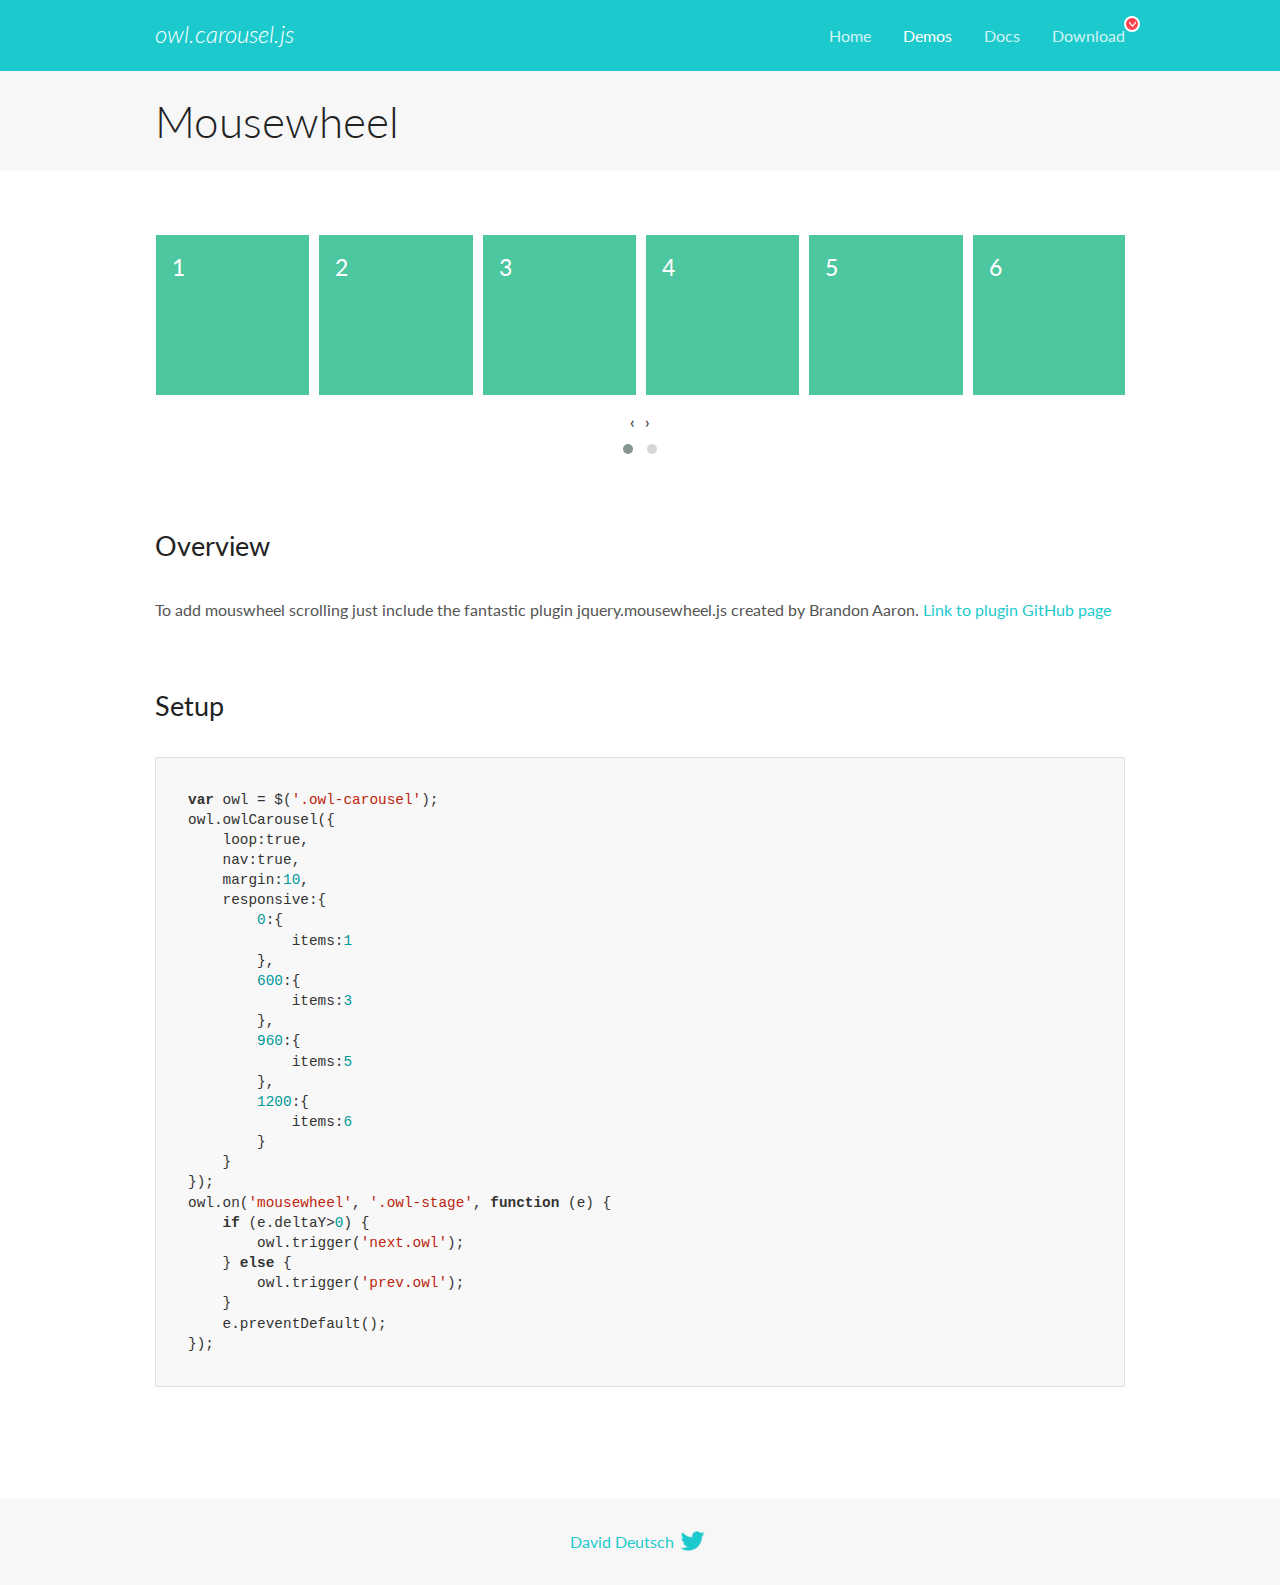
<file: Recriando_a_Netflix/OwlCarousel2-2.3.4/docs/demos/mousewheel.html>
<!DOCTYPE html>
<html lang="en">
  <head>

    <!-- head -->
    <meta charset="utf-8">
    <meta name="msapplication-tap-highlight" content="no" />
    <meta name="viewport" content="width=device-width, initial-scale=1.0" />
    <meta name="description" content="Mousewheel usage demo">
    <meta name="author" content="David Deutsch">
    <title>
      Mousewheel Demo | Owl Carousel | 2.3.4
    </title>

    <!-- Stylesheets -->
    <link href='https://fonts.googleapis.com/css?family=Lato:300,400,700,400italic,300italic' rel='stylesheet' type='text/css'>
    <link rel="stylesheet" href="../assets/css/docs.theme.min.css">

    <!-- Owl Stylesheets -->
    <link rel="stylesheet" href="../assets/owlcarousel/assets/owl.carousel.min.css">
    <link rel="stylesheet" href="../assets/owlcarousel/assets/owl.theme.default.min.css">

    <!-- HTML5 shim and Respond.js IE8 support of HTML5 elements and media queries -->

    <!--[if lt IE 9]>
      <script src="https://oss.maxcdn.com/libs/html5shiv/3.7.0/html5shiv.js"></script>
      <script src="https://oss.maxcdn.com/libs/respond.js/1.3.0/respond.min.js"></script>
    <![endif]-->

    <!-- Favicons -->
    <link rel="apple-touch-icon-precomposed" sizes="144x144" href="../assets/ico/apple-touch-icon-144-precomposed.png">
    <link rel="shortcut icon" href="../assets/ico/favicon.png">
    <link rel="shortcut icon" href="favicon.ico">

    <!-- Yeah i know js should not be in header. Its required for demos.-->

    <!-- javascript -->
    <script src="../assets/vendors/jquery.min.js"></script>
    <script src="../assets/owlcarousel/owl.carousel.js"></script>
  </head>
  <body>

    <!-- header -->
    <header class="header">
      <div class="row">
        <div class="large-12 columns">
          <div class="brand left">
            <h3>
              <a href="/OwlCarousel2/">owl.carousel.js</a> 
            </h3>
          </div>
          <a id="toggle-nav" class="right">
            <span></span> <span></span> <span></span> 
          </a> 
          <div class="nav-bar">
            <ul class="clearfix">
              <li> <a href="/OwlCarousel2/index.html">Home</a>  </li>
              <li class="active">
                <a href="/OwlCarousel2/demos/demos.html">Demos</a> 
              </li>
              <li> <a href="/OwlCarousel2/docs/started-welcome.html">Docs</a>  </li>
              <li>
                <a href="https://github.com/OwlCarousel2/OwlCarousel2/archive/2.3.4.zip">Download</a> 
                <span class="download"></span> 
              </li>
            </ul>
          </div>
        </div>
      </div>
    </header>

    <!-- title -->
    <section class="title">
      <div class="row">
        <div class="large-12 columns">
          <h1>Mousewheel</h1>
        </div>
      </div>
    </section>

    <!--  Demos -->
    <section id="demos">
      <div class="row">
        <div class="large-12 columns">
          <div class="owl-carousel owl-theme">
            <div class="item">
              <h4>1</h4>
            </div>
            <div class="item">
              <h4>2</h4>
            </div>
            <div class="item">
              <h4>3</h4>
            </div>
            <div class="item">
              <h4>4</h4>
            </div>
            <div class="item">
              <h4>5</h4>
            </div>
            <div class="item">
              <h4>6</h4>
            </div>
            <div class="item">
              <h4>7</h4>
            </div>
            <div class="item">
              <h4>8</h4>
            </div>
            <div class="item">
              <h4>9</h4>
            </div>
            <div class="item">
              <h4>10</h4>
            </div>
            <div class="item">
              <h4>11</h4>
            </div>
            <div class="item">
              <h4>12</h4>
            </div>
          </div>
          <h3 id="overview">Overview</h3>
          <p>To add mouswheel scrolling just include the fantastic plugin jquery.mousewheel.js created by Brandon Aaron.
            <a href="https://github.com/brandonaaron/jquery-mousewheel">Link to plugin GitHub page</a> 
          </p>
          <h3 id="setup">Setup</h3>
          <pre><code>var owl = $(&#39;.owl-carousel&#39;);
owl.owlCarousel({
    loop:true,
    nav:true,
    margin:10,
    responsive:{
        0:{
            items:1
        },
        600:{
            items:3
        },            
        960:{
            items:5
        },
        1200:{
            items:6
        }
    }
});
owl.on(&#39;mousewheel&#39;, &#39;.owl-stage&#39;, function (e) {
    if (e.deltaY&gt;0) {
        owl.trigger(&#39;next.owl&#39;);
    } else {
        owl.trigger(&#39;prev.owl&#39;);
    }
    e.preventDefault();
});</code></pre>
          <script src="../assets/vendors/jquery.mousewheel.min.js"></script>
          <script>
            $(document).ready(function() {
              var owl = $('.owl-carousel');
              owl.owlCarousel({
                loop: true,
                nav: true,
                margin: 10,
                responsive: {
                  0: {
                    items: 1
                  },
                  600: {
                    items: 3
                  },
                  960: {
                    items: 5
                  },
                  1200: {
                    items: 6
                  }
                }
              });
              owl.on('mousewheel', '.owl-stage', function(e) {
                if (e.deltaY > 0) {
                  owl.trigger('next.owl');
                } else {
                  owl.trigger('prev.owl');
                }
                e.preventDefault();
              });
            })
          </script>
        </div>
      </div>
    </section>

    <!-- footer -->
    <footer class="footer">
      <div class="row">
        <div class="large-12 columns">
          <h5>
            <a href="/OwlCarousel2/docs/support-contact.html">David Deutsch</a> 
            <a id="custom-tweet-button" href="https://twitter.com/share?url=https://github.com/OwlCarousel2/OwlCarousel2&text=Owl Carousel - This is so awesome! " target="_blank"></a> 
          </h5>
        </div>
      </div>
    </footer>

    <!-- vendors -->
    <script src="../assets/vendors/highlight.js"></script>
    <script src="../assets/js/app.js"></script>
  </body>
</html>
</file>
<file: Aula_bootstrep/style.css>
@charset "UTF-8";

body {
    font-family: Arial, Helvetica, sans-serif;
    font: 20px;
}
.navbar {
    background-color: #53cf53;
}

.quem-somos {
    background-color: rgba(240, 131, 6, 0.877);
    color: white;
}

.margin {
    padding-top: 20px;
    padding-bottom: 40px;
}

.parceiros {
    background-color: rgb(58, 58, 238);
}

.bg-footer {
    background-color: black;
    color: white;
    margin-top: 20px;
}

.col-lg-4 > p {
    text-size-adjust: 100%;
}
</file>
